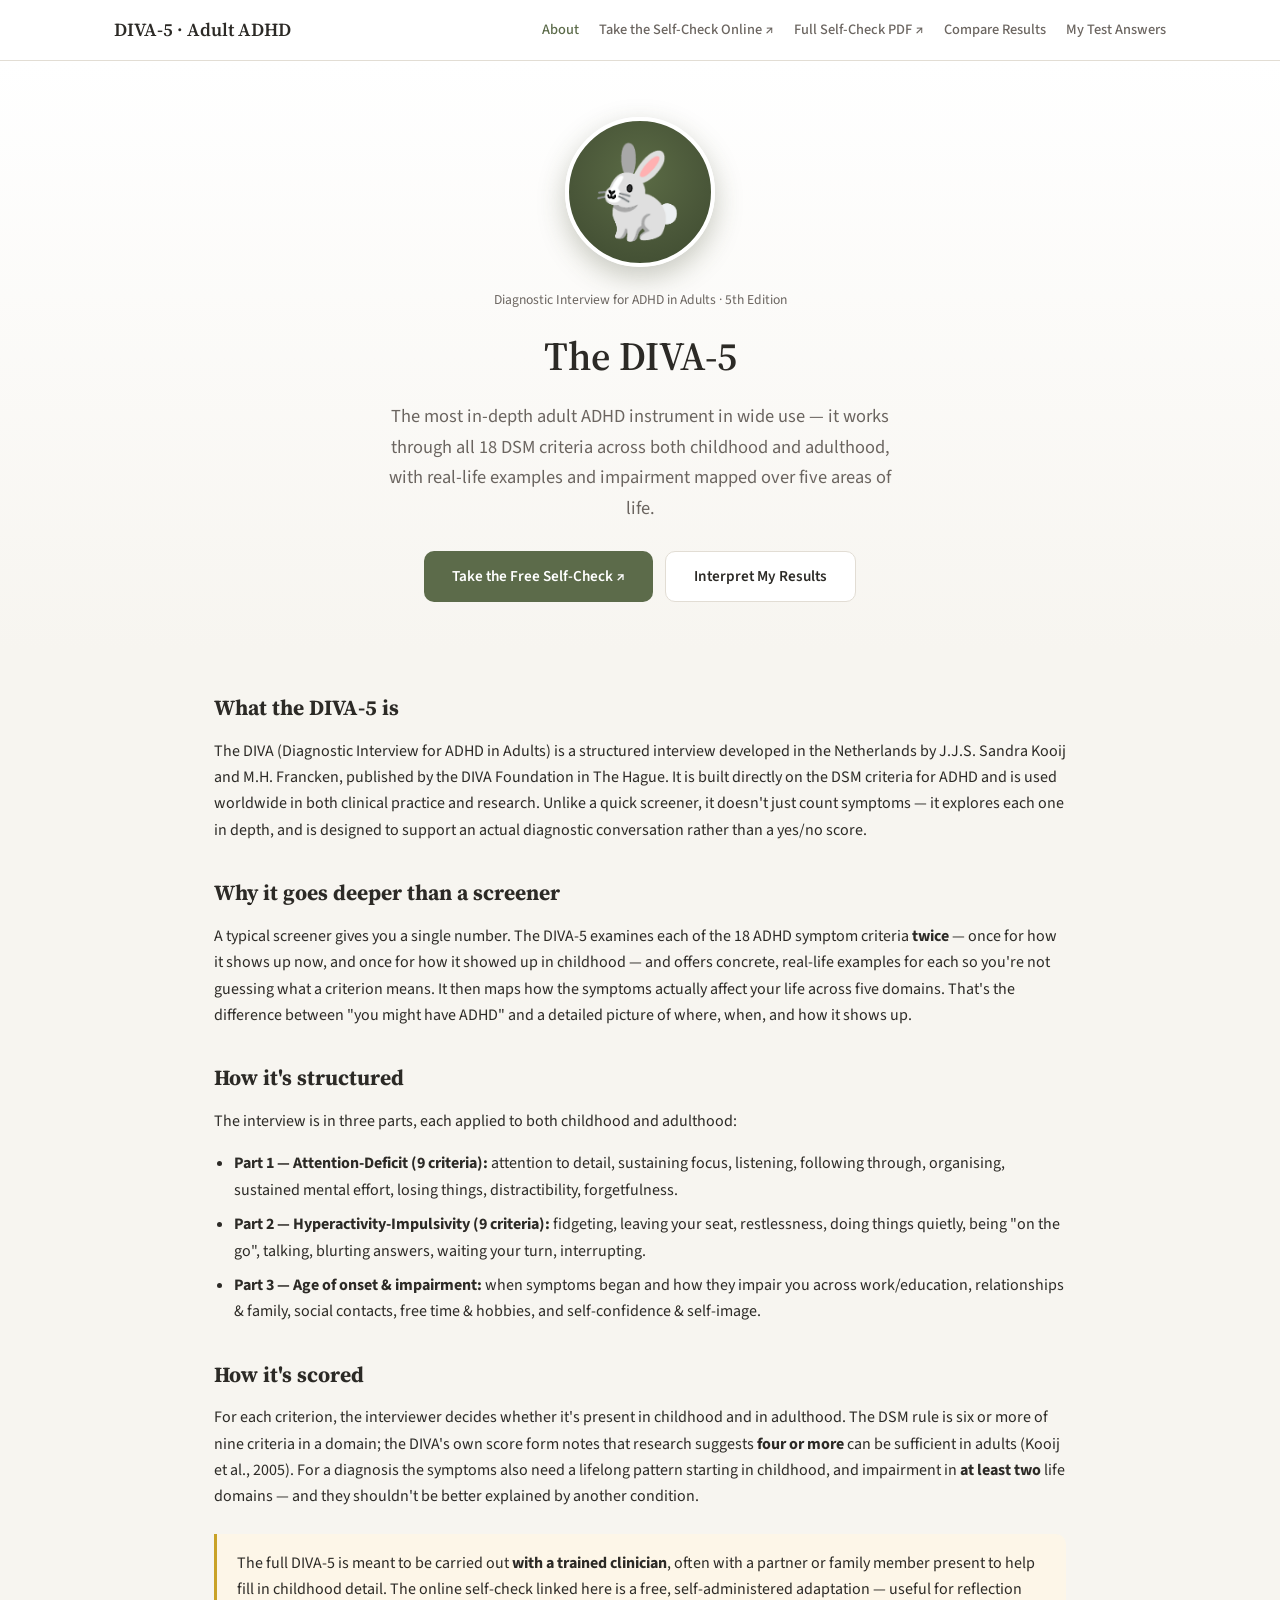
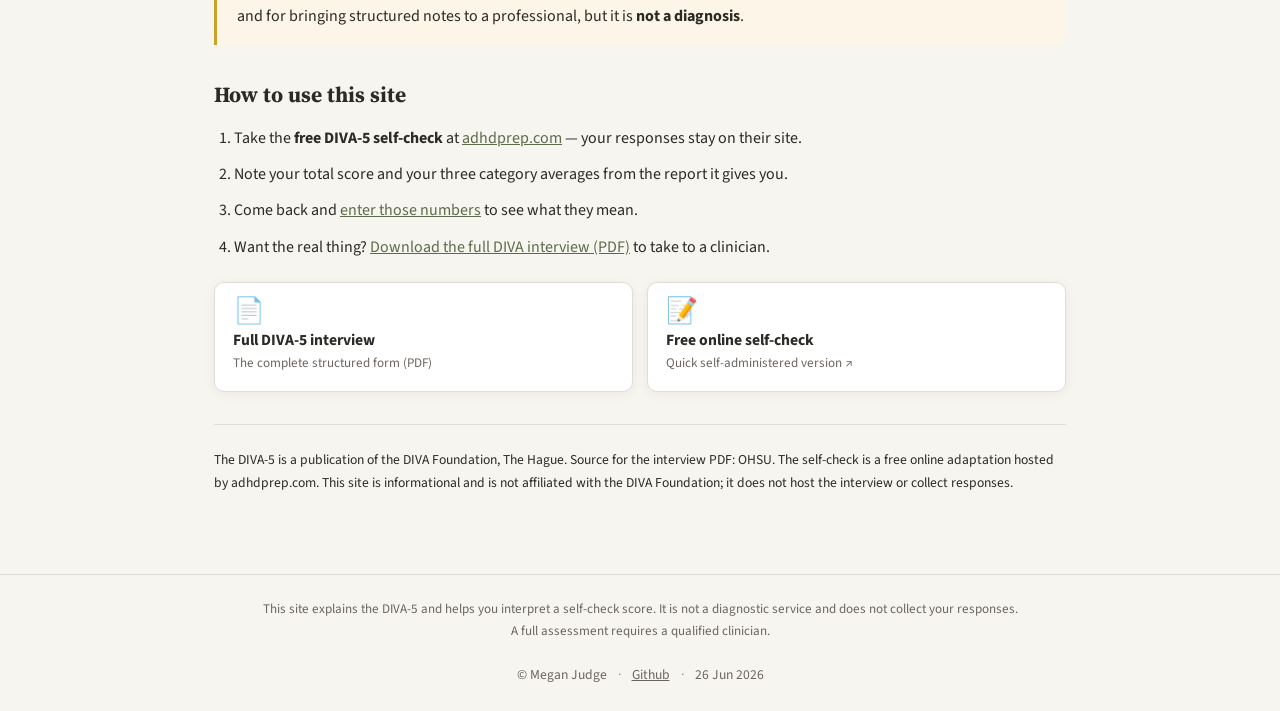
<file: index.html>
<!DOCTYPE html>
<html lang="en">
<head>
  <meta charset="UTF-8" />
  <meta name="viewport" content="width=device-width, initial-scale=1.0" />
  <title>DIVA-5 — Adult ADHD Diagnostic Interview & Self-Check</title>
  <meta name="description" content="Learn about the DIVA-5 ADHD diagnostic interview, take a structured self-check, and compare results with a full worked example. Educational ADHD screening resource for adults (not a diagnostic service)." />
  <meta name="robots" content="index, follow" />
  <meta name="theme-color" content="#f7f5f0" />
  <link rel="canonical" href="https://diva.jdge.cc/" />
  <link rel="alternate" href="https://diva.jdge.cc/" hreflang="en" />
  <meta property="og:type" content="website" />
  <meta property="og:locale" content="en_AU" />
  <meta property="og:site_name" content="DIVA-5 ADHD Self-Check" />
  <meta property="og:title" content="DIVA-5 — Adult ADHD Diagnostic Interview & Self-Check" />
  <meta property="og:description" content="Explore the DIVA-5 ADHD interview, take a structured self-check, and review a full worked example of results. Educational resource only." />
  <meta property="og:url" content="https://diva.jdge.cc/" />
  <meta property="og:image" content="https://diva.jdge.cc/images/icon.png" />
  <meta property="og:image:alt" content="DIVA-5 ADHD Self-Check" />
  <meta name="twitter:card" content="summary_large_image" />
  <meta name="twitter:title" content="DIVA-5 — Adult ADHD Diagnostic Interview & Self-Check" />
  <meta name="twitter:description" content="Learn about the DIVA-5 ADHD interview, take a structured self-check, and review a full worked example of results." />
  <meta name="twitter:image" content="https://diva.jdge.cc/images/icon.png" />
  <meta name="twitter:image:alt" content="DIVA-5 ADHD Self-Check" />
  <meta name="author" content="Megan Judge" />
  <meta name="keywords" content="DIVA-5, ADHD test, adult ADHD, ADHD screening, DSM-5 ADHD criteria, ADHD self assessment, inattention hyperactivity impulsivity, DIVA interview, ADHD diagnostic interview" />
  <link rel="icon" type="image/png" href="/images/icon.png" />
  <link rel="apple-touch-icon" href="/images/icon.png" />
  <link rel="stylesheet" href="styles.css" />
  <link rel="preconnect" href="https://fonts.googleapis.com" />
  <link rel="preconnect" href="https://fonts.gstatic.com" crossorigin />
  <link href="https://fonts.googleapis.com/css2?family=Source+Serif+4:ital,wght@0,400;0,600;1,400&family=Source+Sans+3:wght@400;500;600&display=swap" rel="stylesheet" />
  <script src="https://analytics.ahrefs.com/analytics.js" data-key="+0dJsEes5o7w9zOR6+fc0Q" async></script>
</head>
<body>
  <header class="site-header">
    <div class="container-wide header-inner">
      <a href="index.html" class="logo">DIVA&#8209;5 · Adult ADHD</a>
      <nav class="nav">
        <a href="index.html" class="nav-link active">About</a>
        <a href="https://www.adhdprep.com/screeners/diva-5" class="nav-link" target="_blank" rel="noopener">Take the Self-Check Online ↗</a>
        <a href="https://www.ohsu.edu/sites/default/files/2022-12/%28DIVA%29%20Diagnostic%20Interview%20for%20ADHD.pdf" class="nav-link" target="_blank" rel="noopener">Full Self-Check PDF ↗</a>
        <a href="results.html" class="nav-link">Compare Results</a>
        <a href="walkthrough.html" class="nav-link">My Test Answers</a>
      </nav>
    </div>
  </header>

  <main>
    <section class="hero">
      <div class="container">
        <div class="hero-emblem"><img src="images/icon.png" alt="Rabbit emblem" /></div>
        <p class="eyebrow">Diagnostic Interview for ADHD in Adults · 5th Edition</p>
        <h1>The DIVA-5</h1>
        <p class="lead">The most in-depth adult ADHD instrument in wide use — it works through all 18 DSM criteria across both childhood and adulthood, with real-life examples and impairment mapped over five areas of life.</p>
        <div class="hero-actions">
          <a href="https://www.adhdprep.com/screeners/diva-5" class="btn btn-primary" target="_blank" rel="noopener">Take the Free Self-Check ↗</a>
          <a href="results.html" class="btn btn-secondary">Interpret My Results</a>
        </div>
      </div>
    </section>

    <section class="content-section">
      <div class="container prose">
        <h2>What the DIVA-5 is</h2>
        <p>
          The DIVA (Diagnostic Interview for ADHD in Adults) is a structured interview developed in
          the Netherlands by J.J.S. Sandra Kooij and M.H. Francken, published by the DIVA Foundation
          in The Hague. It is built directly on the DSM criteria for ADHD and is used worldwide in
          both clinical practice and research. Unlike a quick screener, it doesn't just count
          symptoms — it explores each one in depth, and is designed to support an actual diagnostic
          conversation rather than a yes/no score.
        </p>

        <h2>Why it goes deeper than a screener</h2>
        <p>
          A typical screener gives you a single number. The DIVA-5 examines each of the 18 ADHD
          symptom criteria <strong>twice</strong> — once for how it shows up now, and once for how it
          showed up in childhood — and offers concrete, real-life examples for each so you're not
          guessing what a criterion means. It then maps how the symptoms actually affect your life
          across five domains. That's the difference between "you might have ADHD" and a detailed
          picture of where, when, and how it shows up.
        </p>

        <h2>How it's structured</h2>
        <p>The interview is in three parts, each applied to both childhood and adulthood:</p>
        <ul>
          <li><strong>Part 1 — Attention-Deficit (9 criteria):</strong> attention to detail, sustaining focus, listening, following through, organising, sustained mental effort, losing things, distractibility, forgetfulness.</li>
          <li><strong>Part 2 — Hyperactivity-Impulsivity (9 criteria):</strong> fidgeting, leaving your seat, restlessness, doing things quietly, being "on the go", talking, blurting answers, waiting your turn, interrupting.</li>
          <li><strong>Part 3 — Age of onset &amp; impairment:</strong> when symptoms began and how they impair you across work/education, relationships &amp; family, social contacts, free time &amp; hobbies, and self-confidence &amp; self-image.</li>
        </ul>

        <h2>How it's scored</h2>
        <p>
          For each criterion, the interviewer decides whether it's present in childhood and in
          adulthood. The DSM rule is six or more of nine criteria in a domain; the DIVA's own score
          form notes that research suggests <strong>four or more</strong> can be sufficient in adults
          (Kooij et&nbsp;al., 2005). For a diagnosis the symptoms also need a lifelong pattern
          starting in childhood, and impairment in <strong>at least two</strong> life domains — and
          they shouldn't be better explained by another condition.
        </p>

        <div class="callout callout-warning">
          <p>
            The full DIVA-5 is meant to be carried out <strong>with a trained clinician</strong>, often
            with a partner or family member present to help fill in childhood detail. The online
            self-check linked here is a free, self-administered adaptation — useful for reflection and
            for bringing structured notes to a professional, but it is <strong>not a diagnosis</strong>.
          </p>
        </div>

        <h2>How to use this site</h2>
        <ol class="steps-list">
          <li>Take the <strong>free DIVA-5 self-check</strong> at <a href="https://www.adhdprep.com/screeners/diva-5" target="_blank" rel="noopener">adhdprep.com</a> — your responses stay on their site.</li>
          <li>Note your total score and your three category averages from the report it gives you.</li>
          <li>Come back and <a href="results.html">enter those numbers</a> to see what they mean.</li>
          <li>Want the real thing? <a href="images/DIVA_Diagnostic_Interview_for_ADHD.pdf" target="_blank" rel="noopener">Download the full DIVA interview (PDF)</a> to take to a clinician.</li>
        </ol>

        <div class="download-row">
          <a class="download-card" href="images/DIVA_Diagnostic_Interview_for_ADHD.pdf" target="_blank" rel="noopener">
            <span class="download-icon">📄</span>
            <span class="download-text"><strong>Full DIVA-5 interview</strong><span>The complete structured form (PDF)</span></span>
          </a>
          <a class="download-card" href="https://www.adhdprep.com/screeners/diva-5" target="_blank" rel="noopener">
            <span class="download-icon">📝</span>
            <span class="download-text"><strong>Free online self-check</strong><span>Quick self-administered version ↗</span></span>
          </a>
        </div>

        <p class="source-note">
          The DIVA-5 is a publication of the DIVA Foundation, The Hague. Source for the interview PDF:
          OHSU. The self-check is a free online adaptation hosted by adhdprep.com. This site is
          informational and is not affiliated with the DIVA Foundation; it does not host the interview
          or collect responses.
        </p>
      </div>
    </section>
  </main>

  <footer class="site-footer">
    <div class="container-wide">
      <p class="footer-disclaimer">This site explains the DIVA-5 and helps you interpret a self-check score. It is not a diagnostic service and does not collect your responses. A full assessment requires a qualified clinician.</p>
      <p class="footer-meta">© Megan Judge <span class="dot">·</span> <a href="https://github.com/megzjudge/adhd/" target="_blank" rel="noopener">Github</a> <span class="dot">·</span> 26 Jun 2026</p>
    </div>
  </footer>
</body>
</html>
</file>
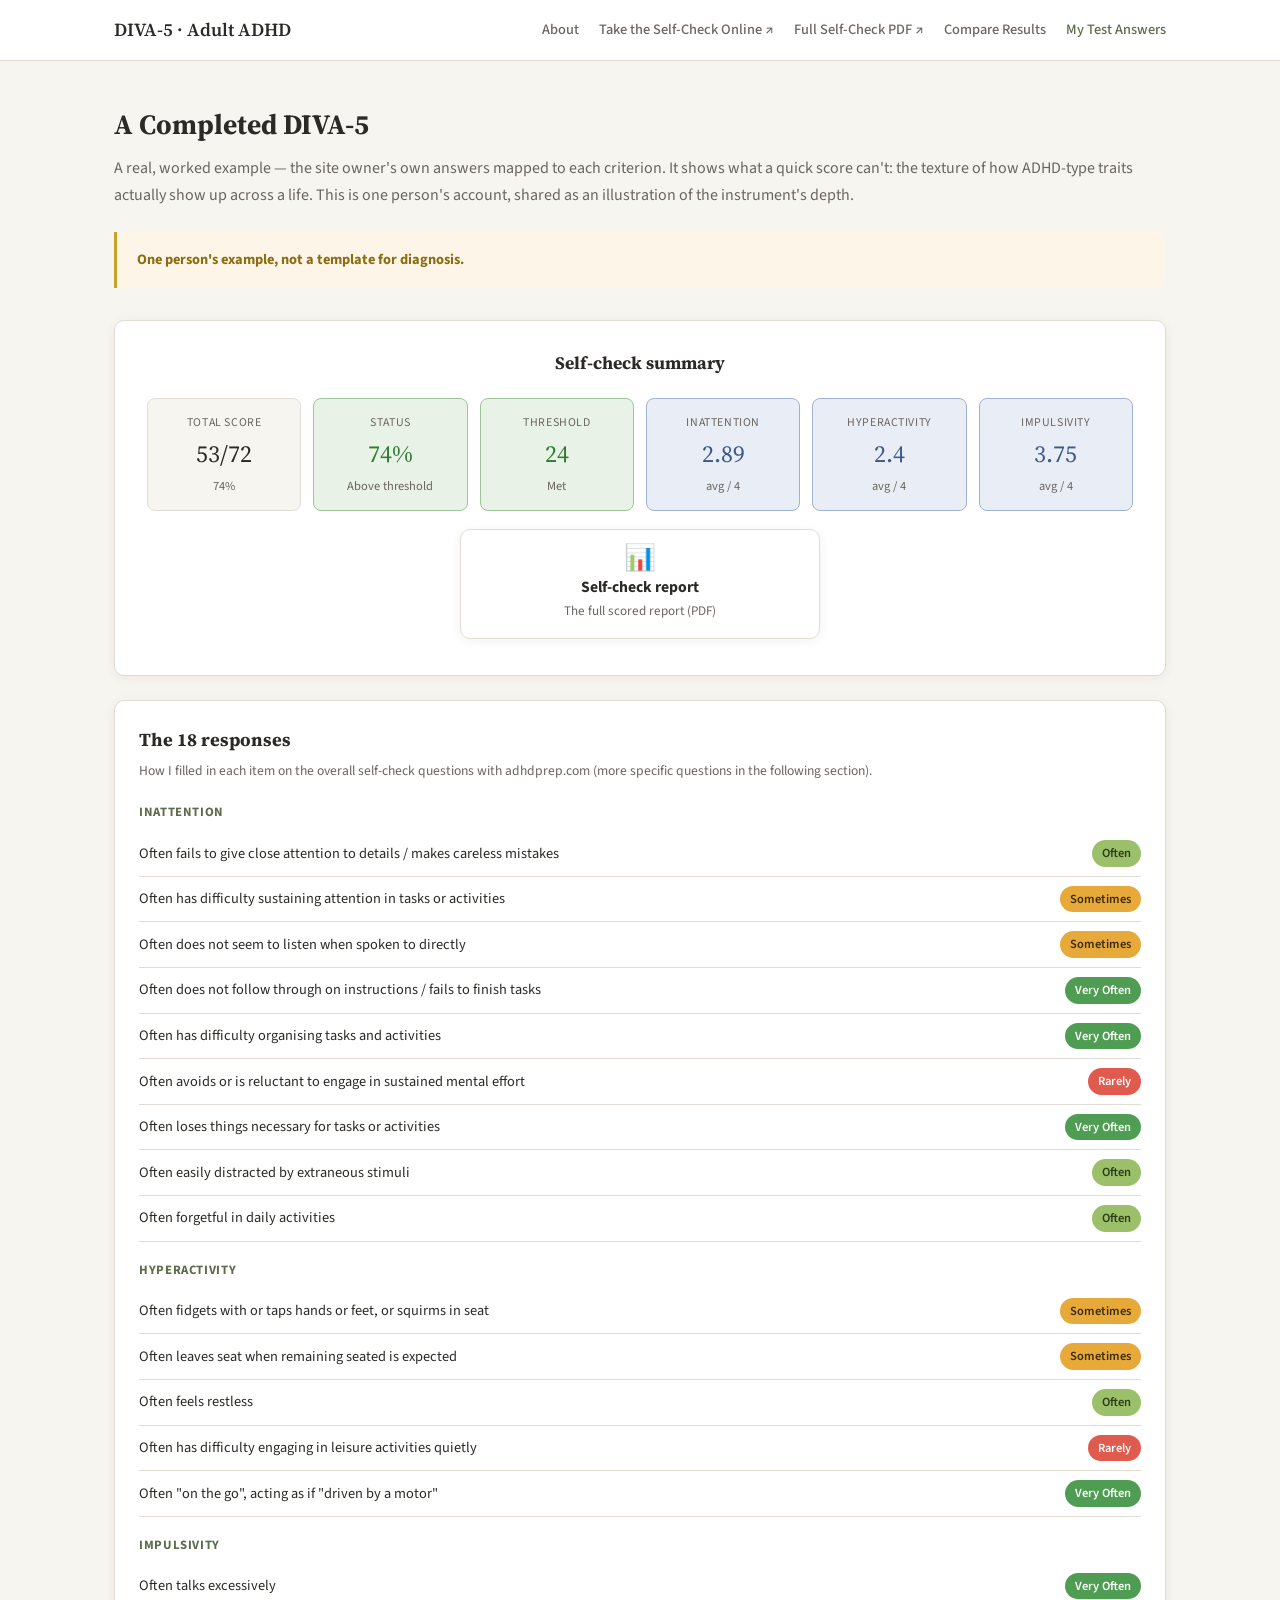
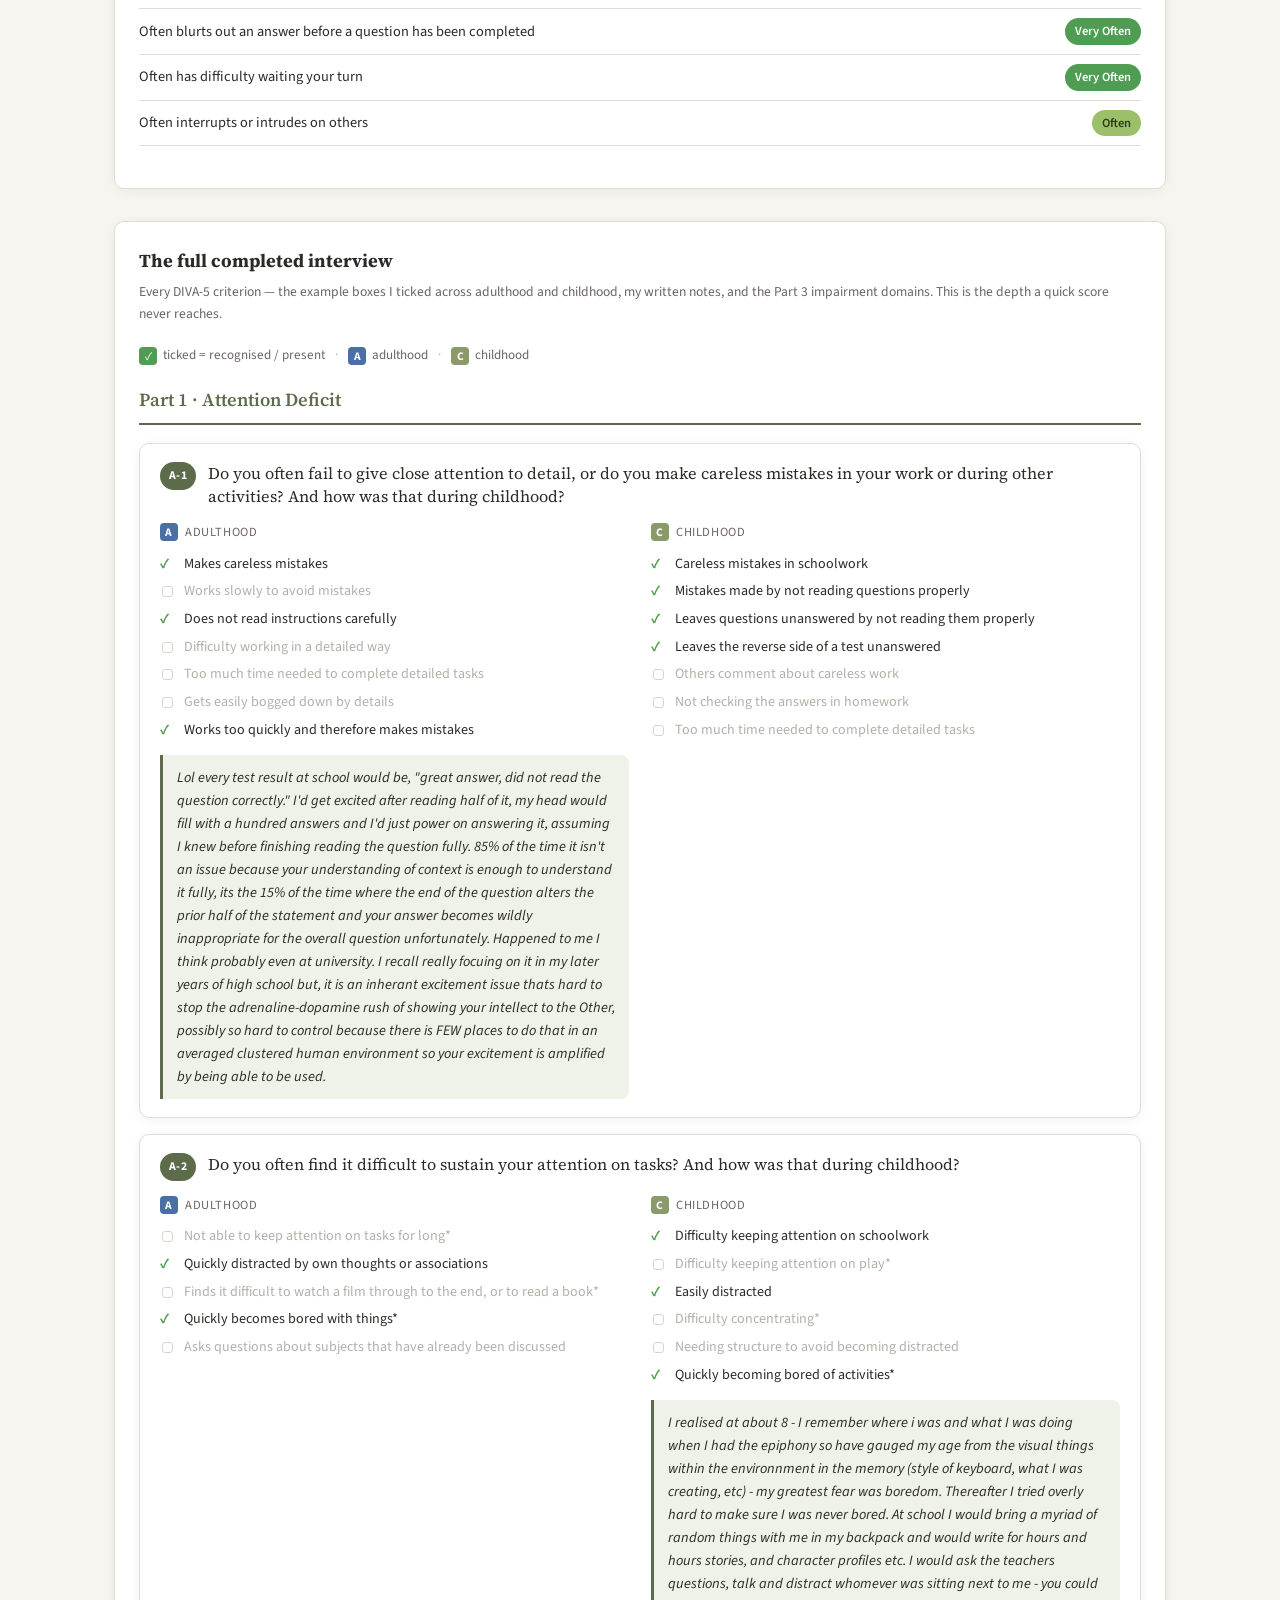
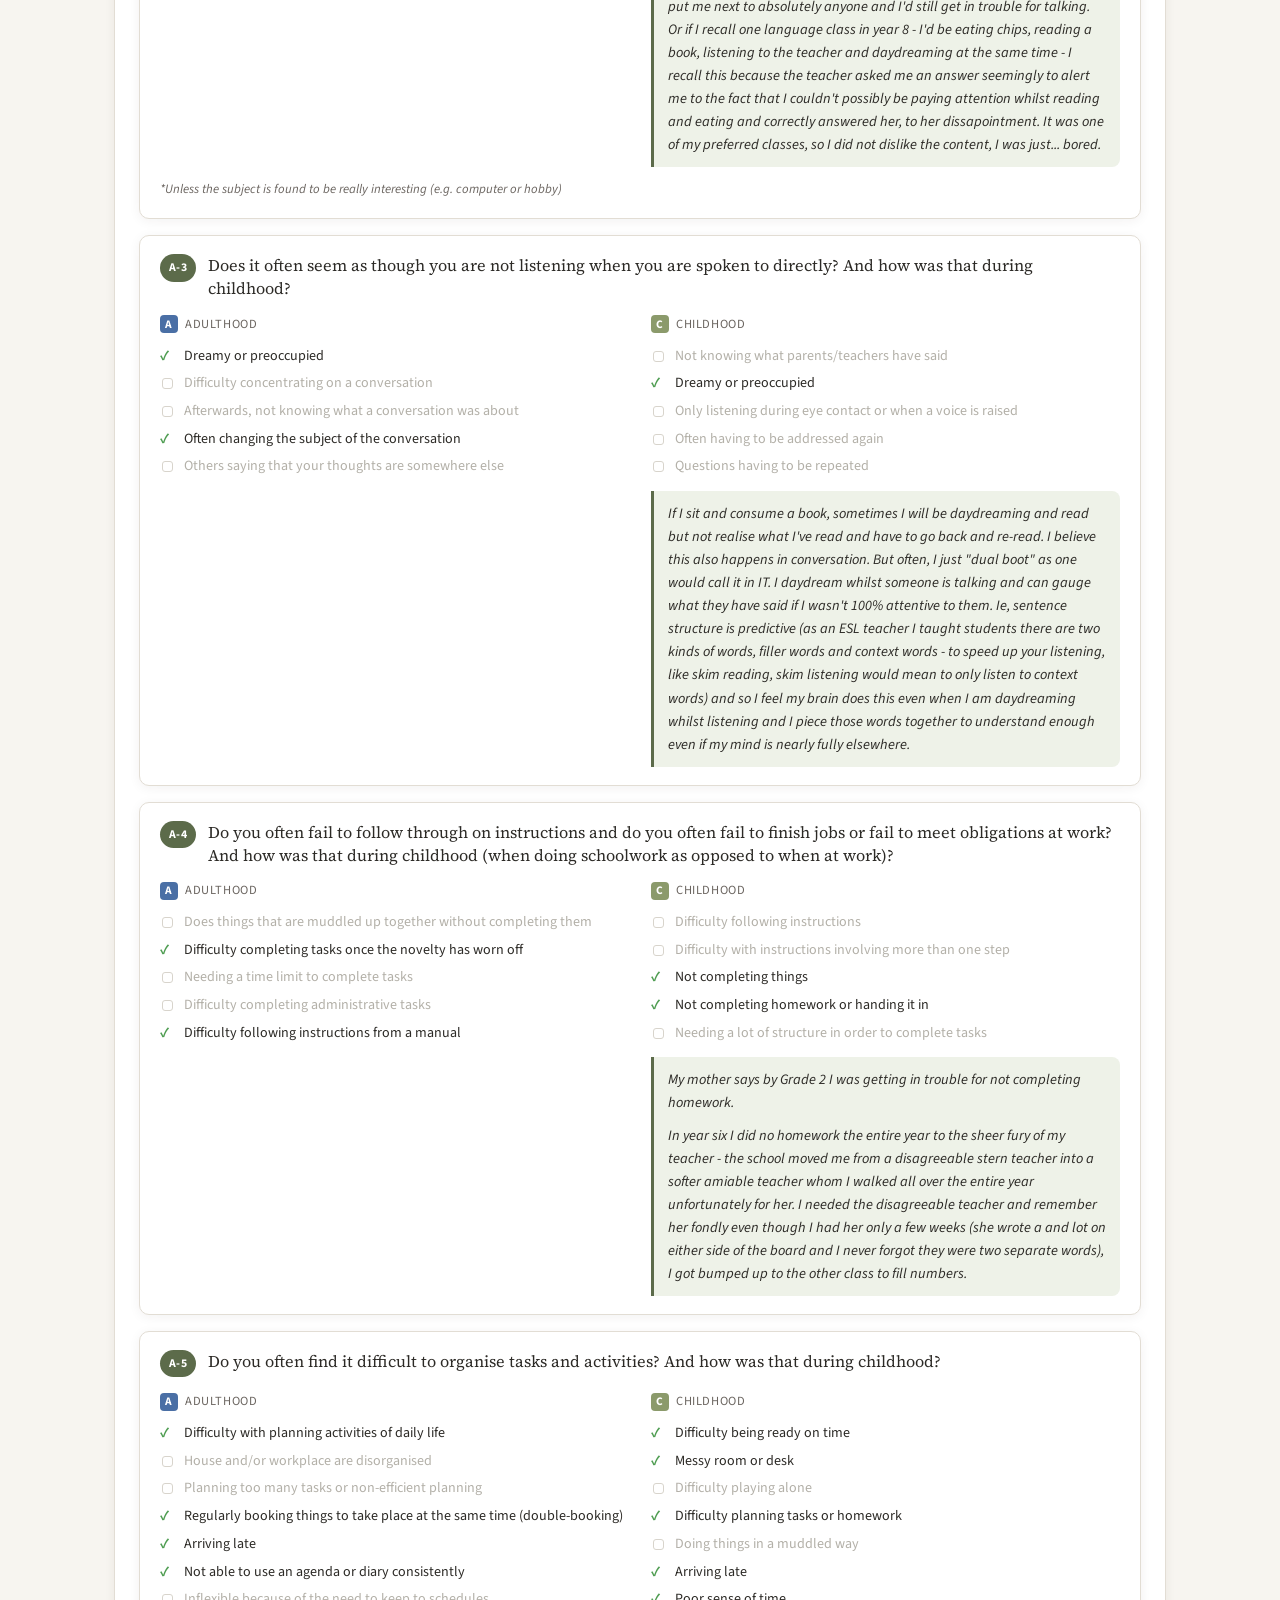
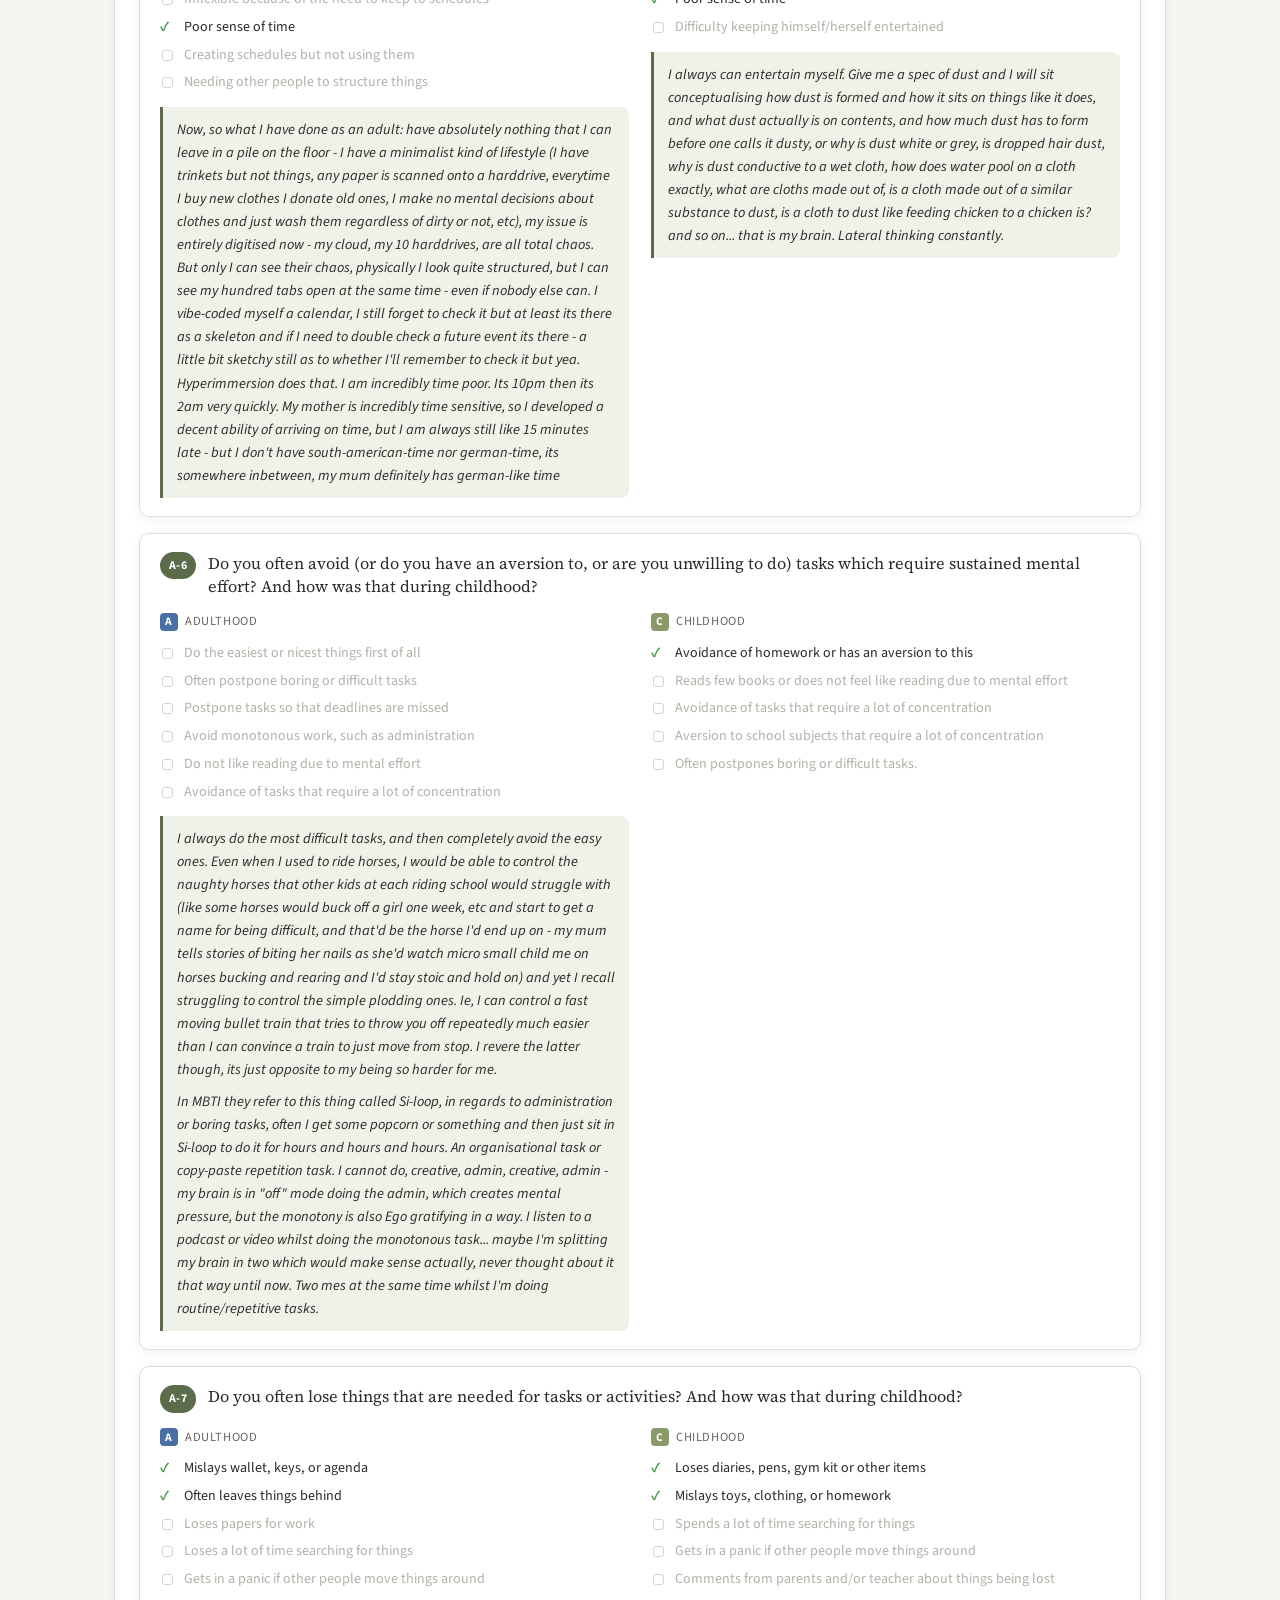
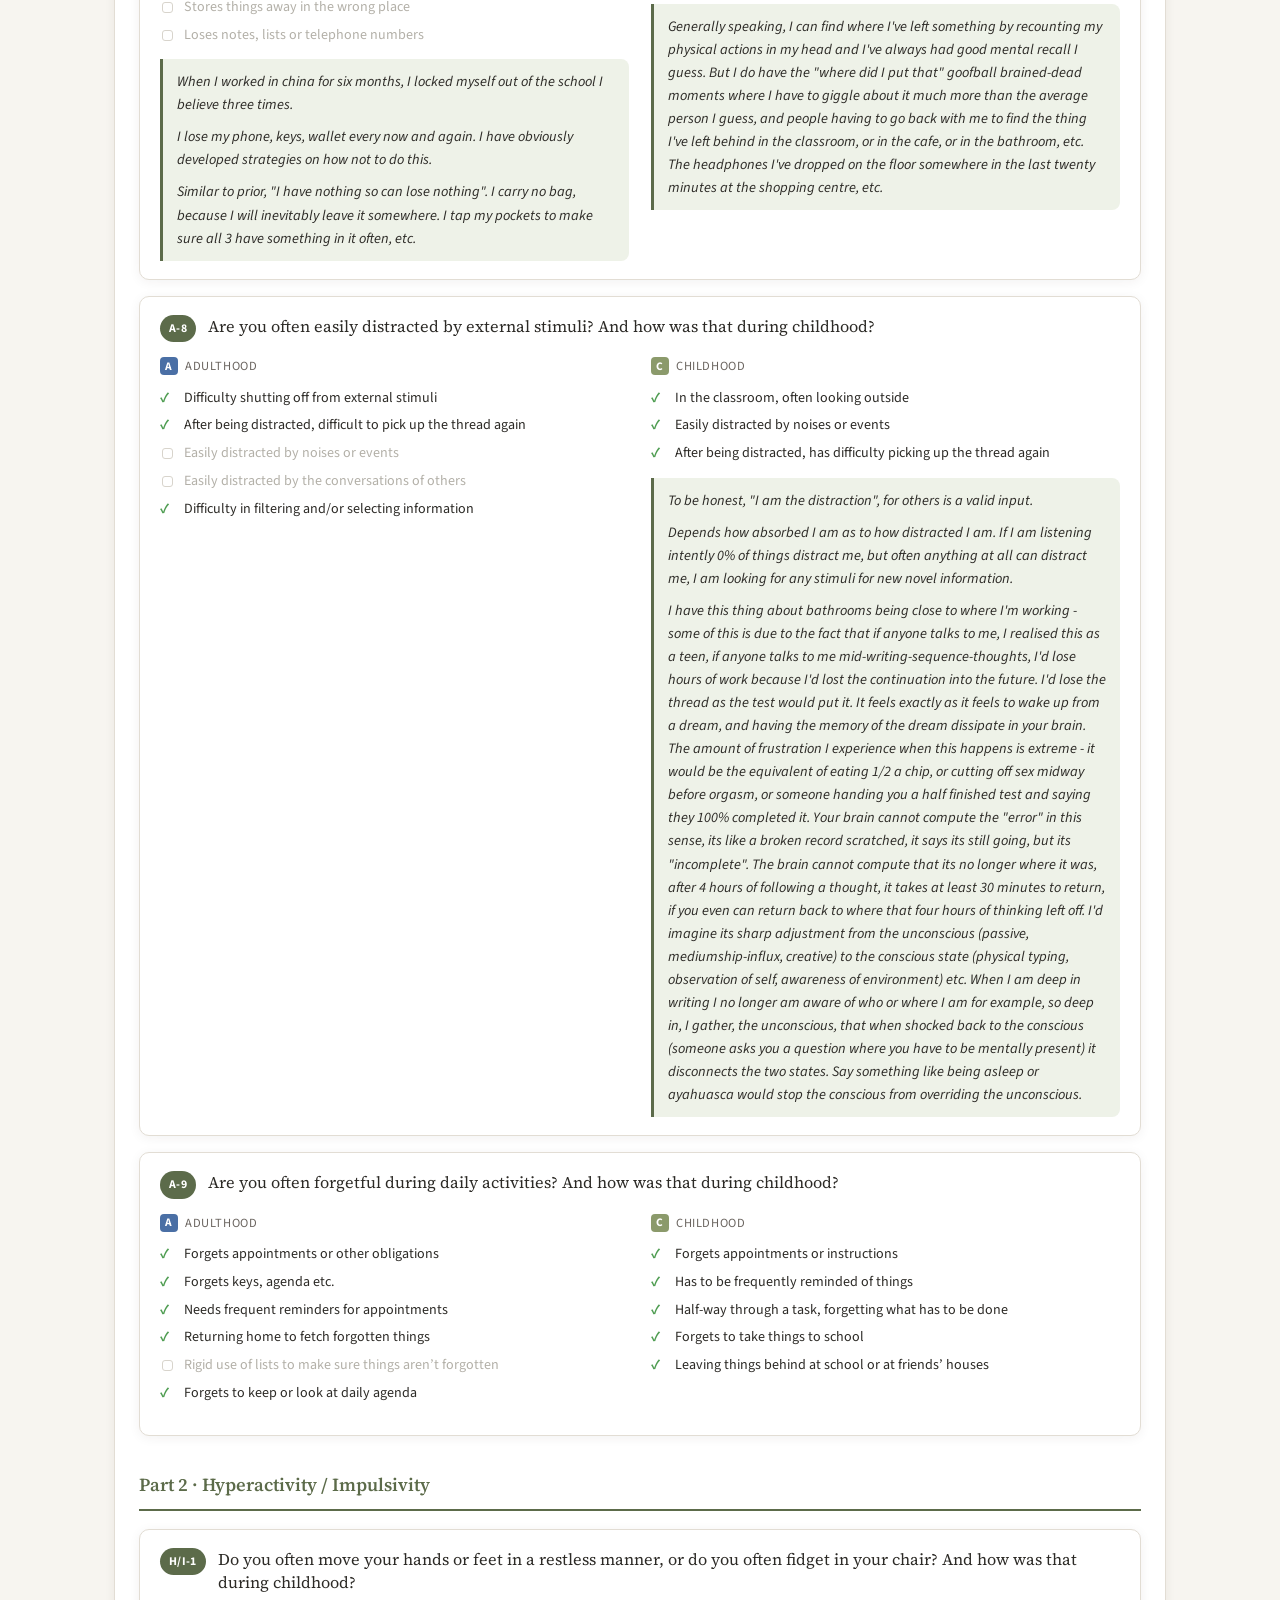
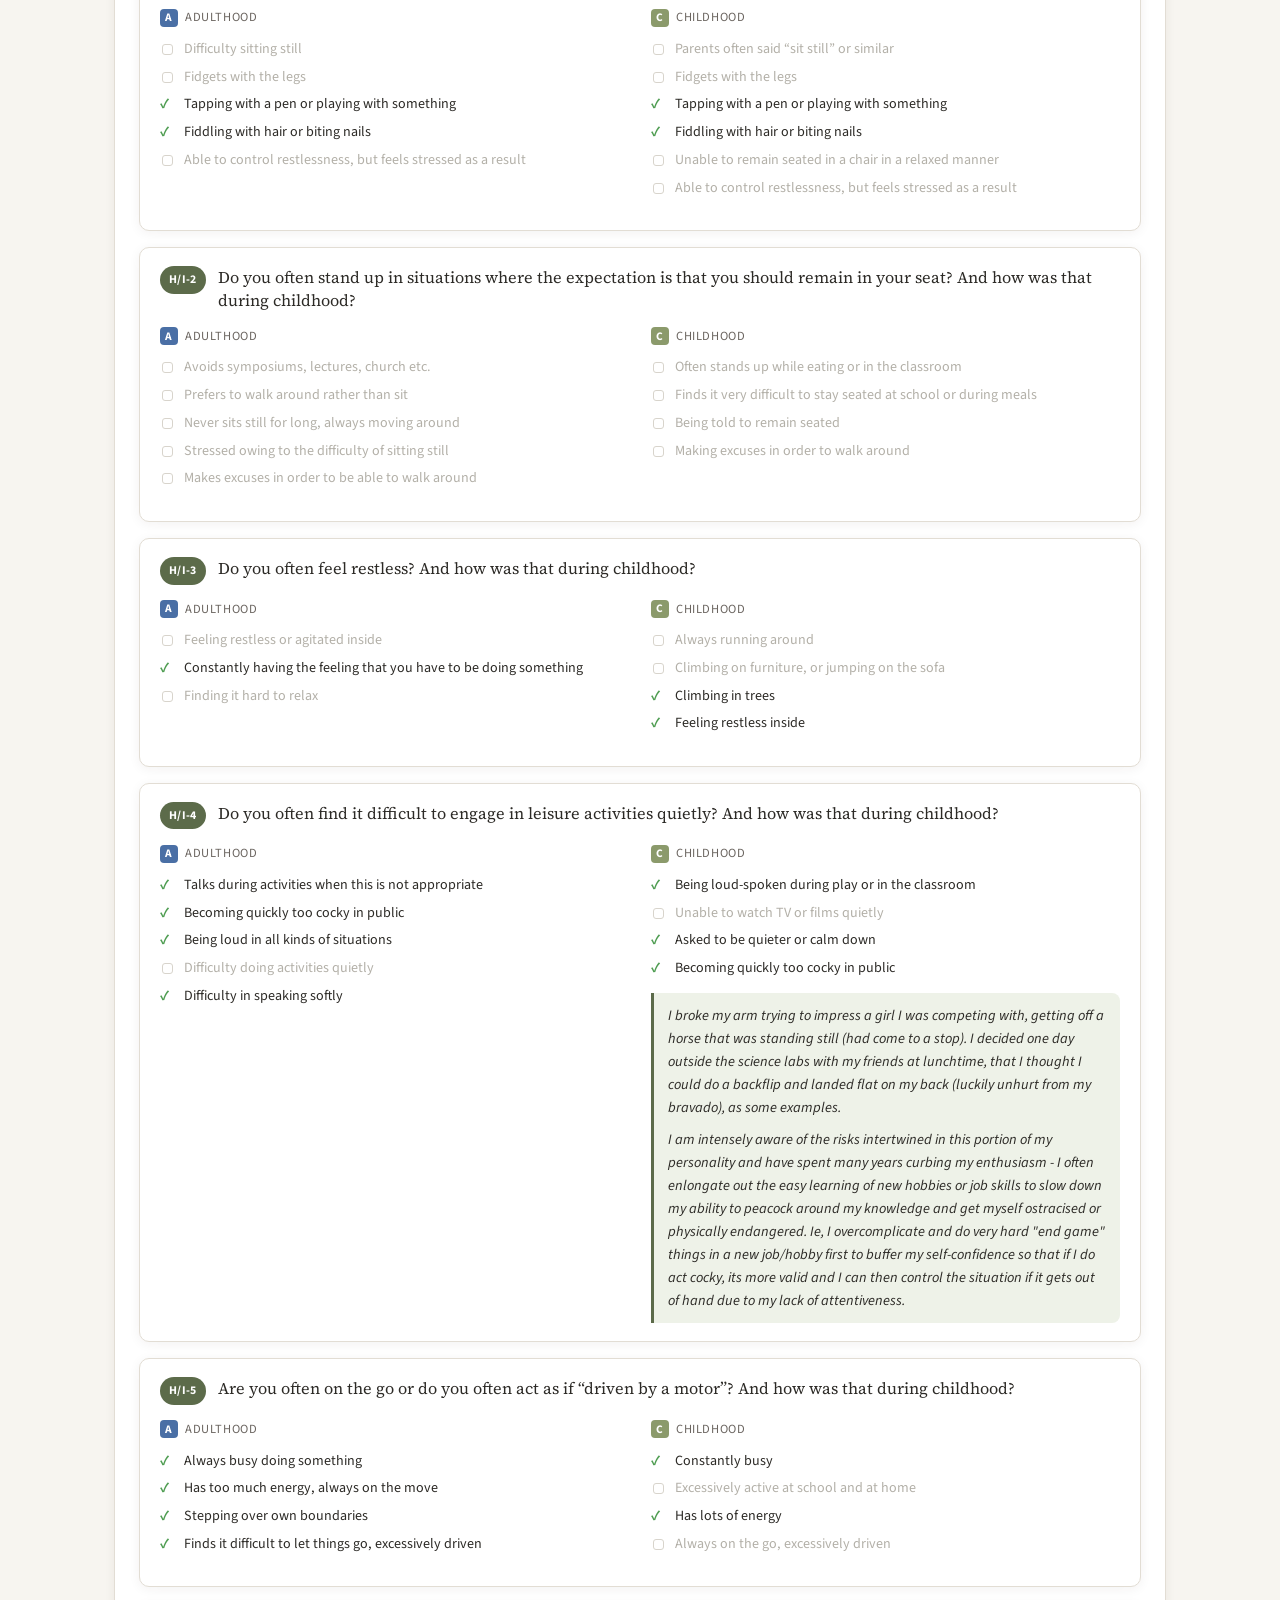
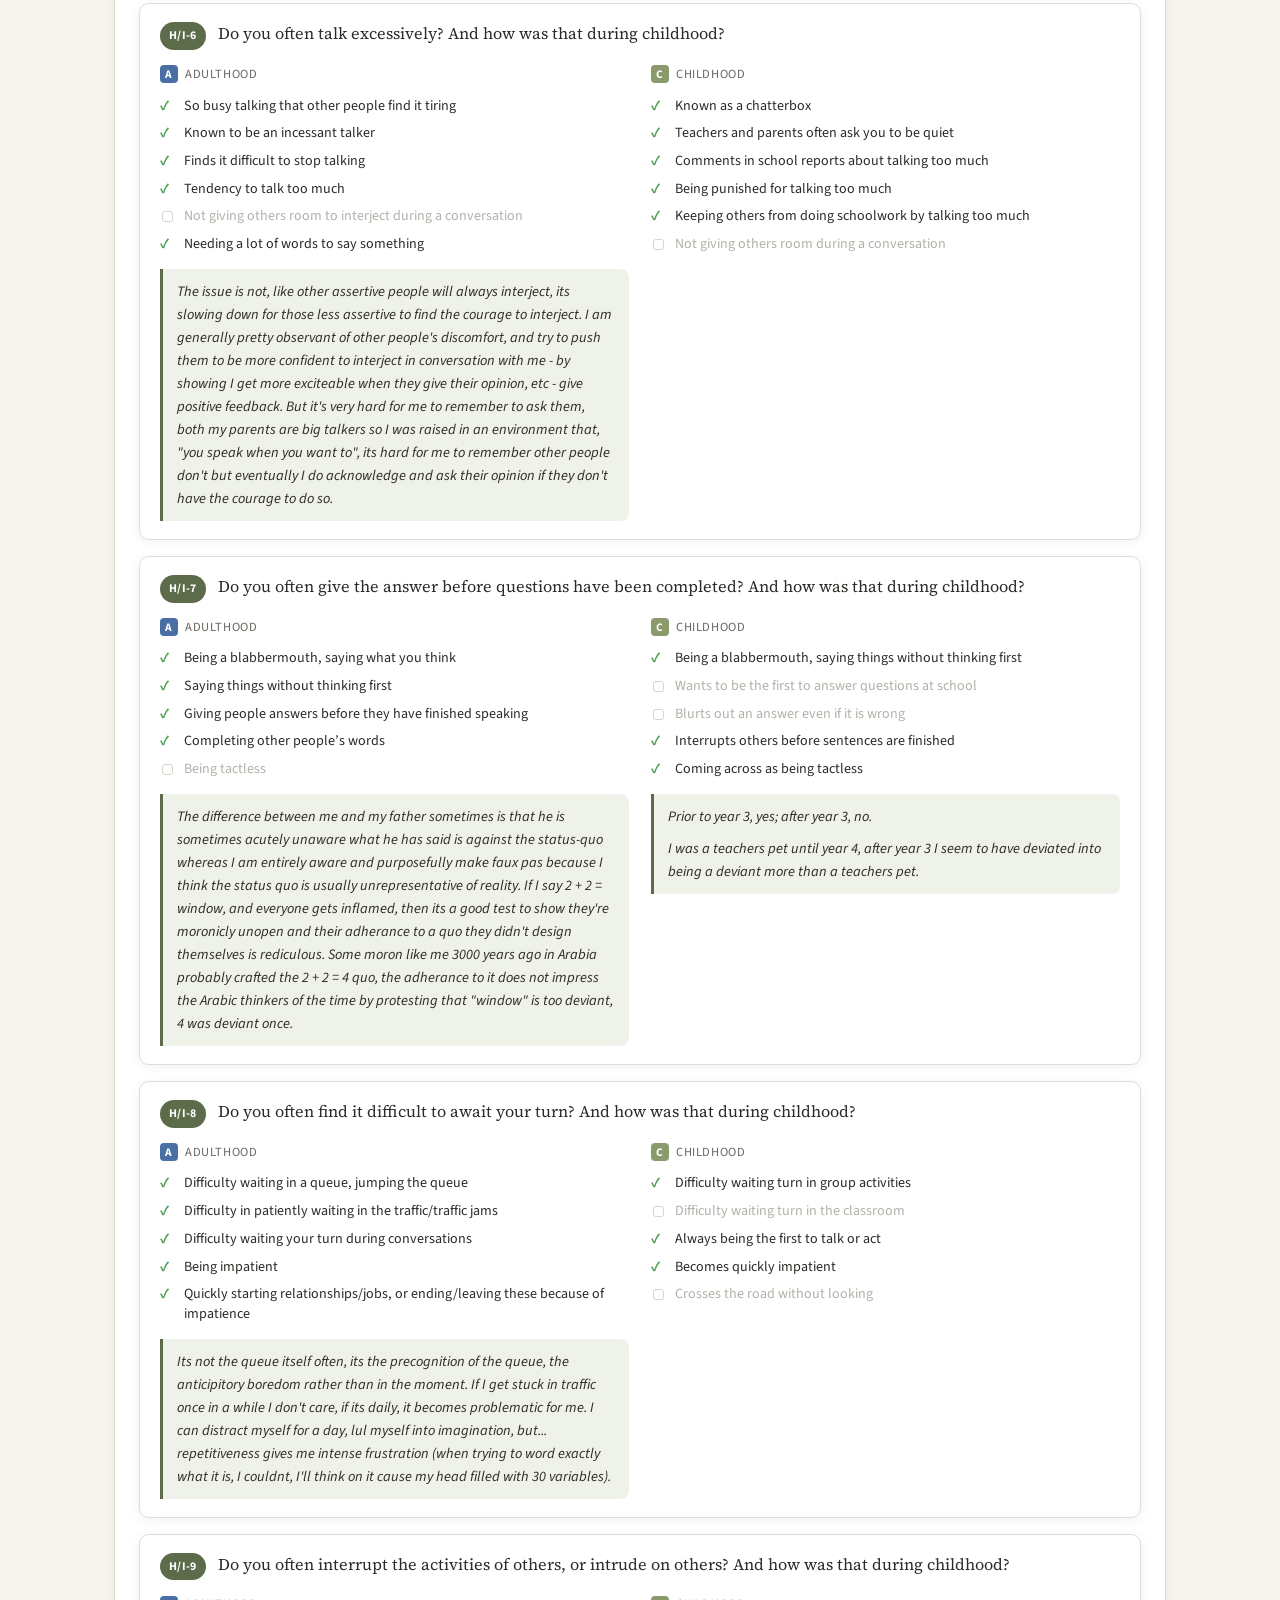
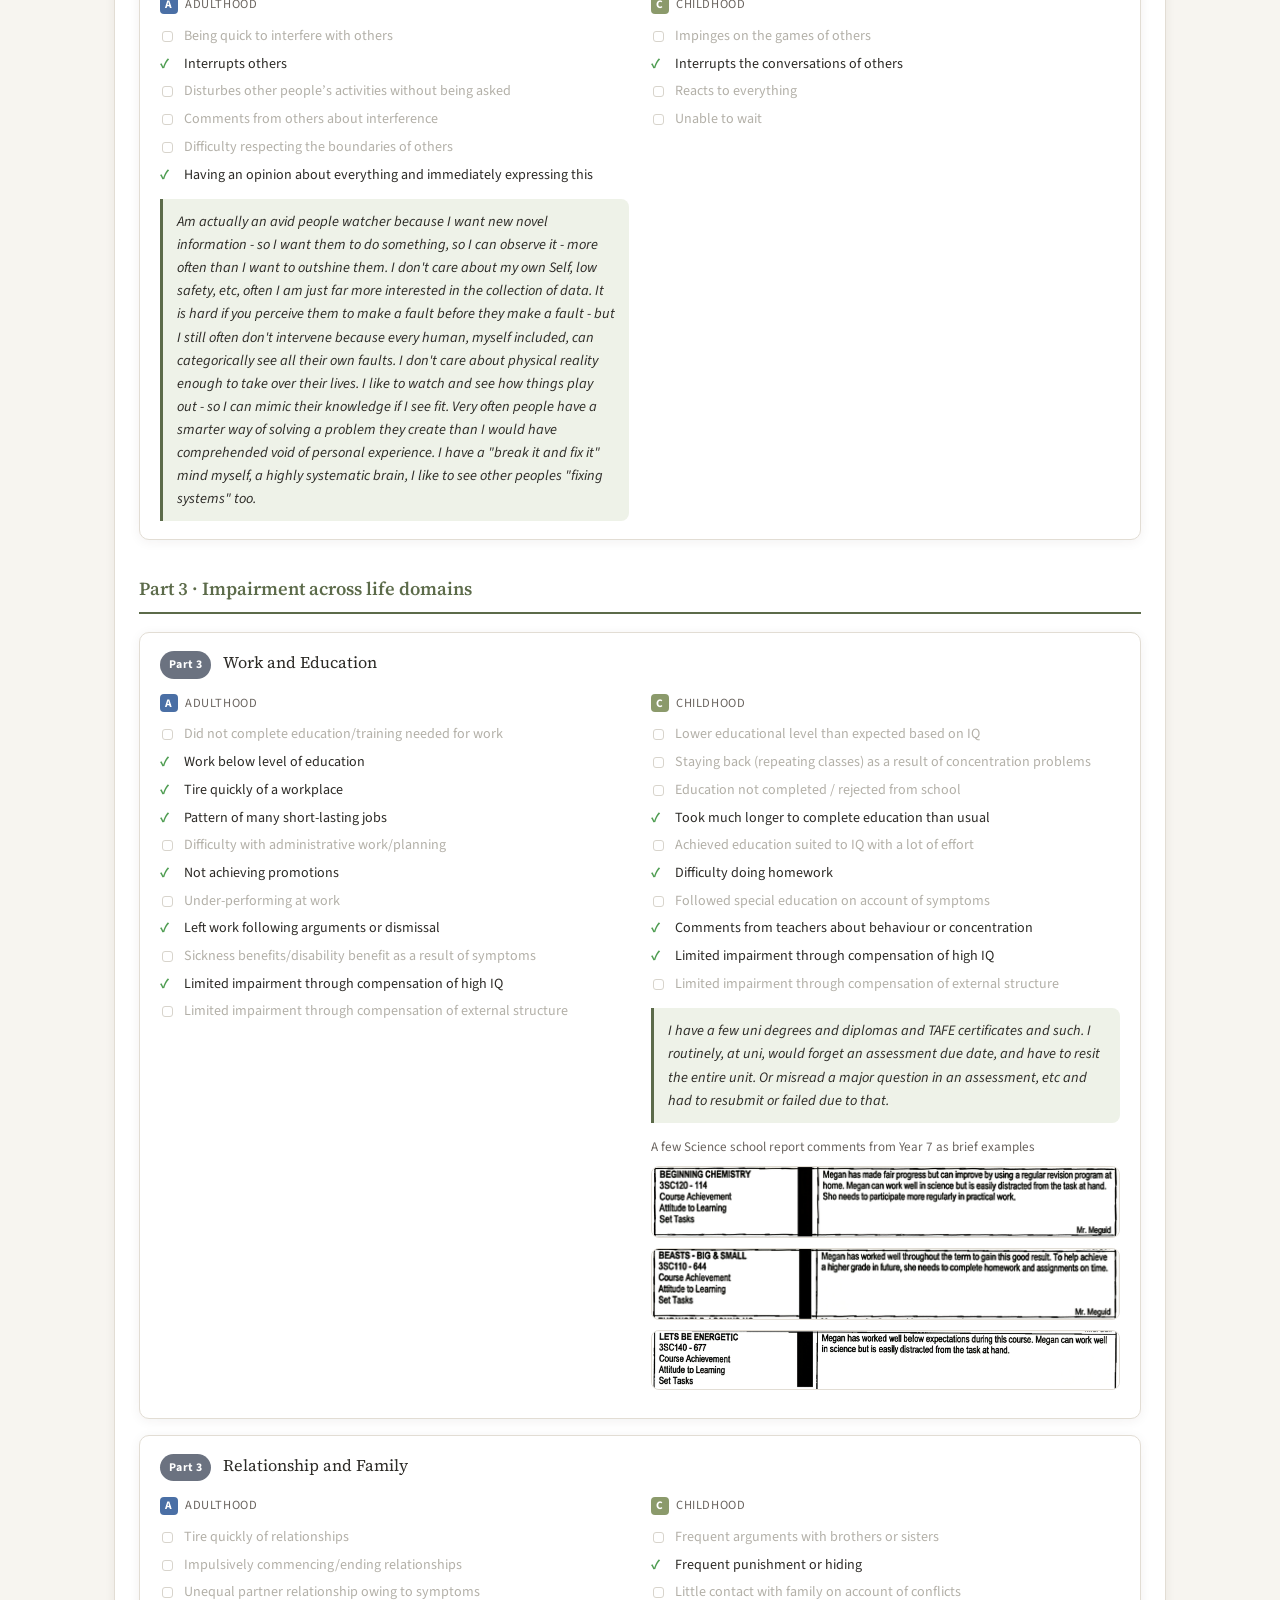
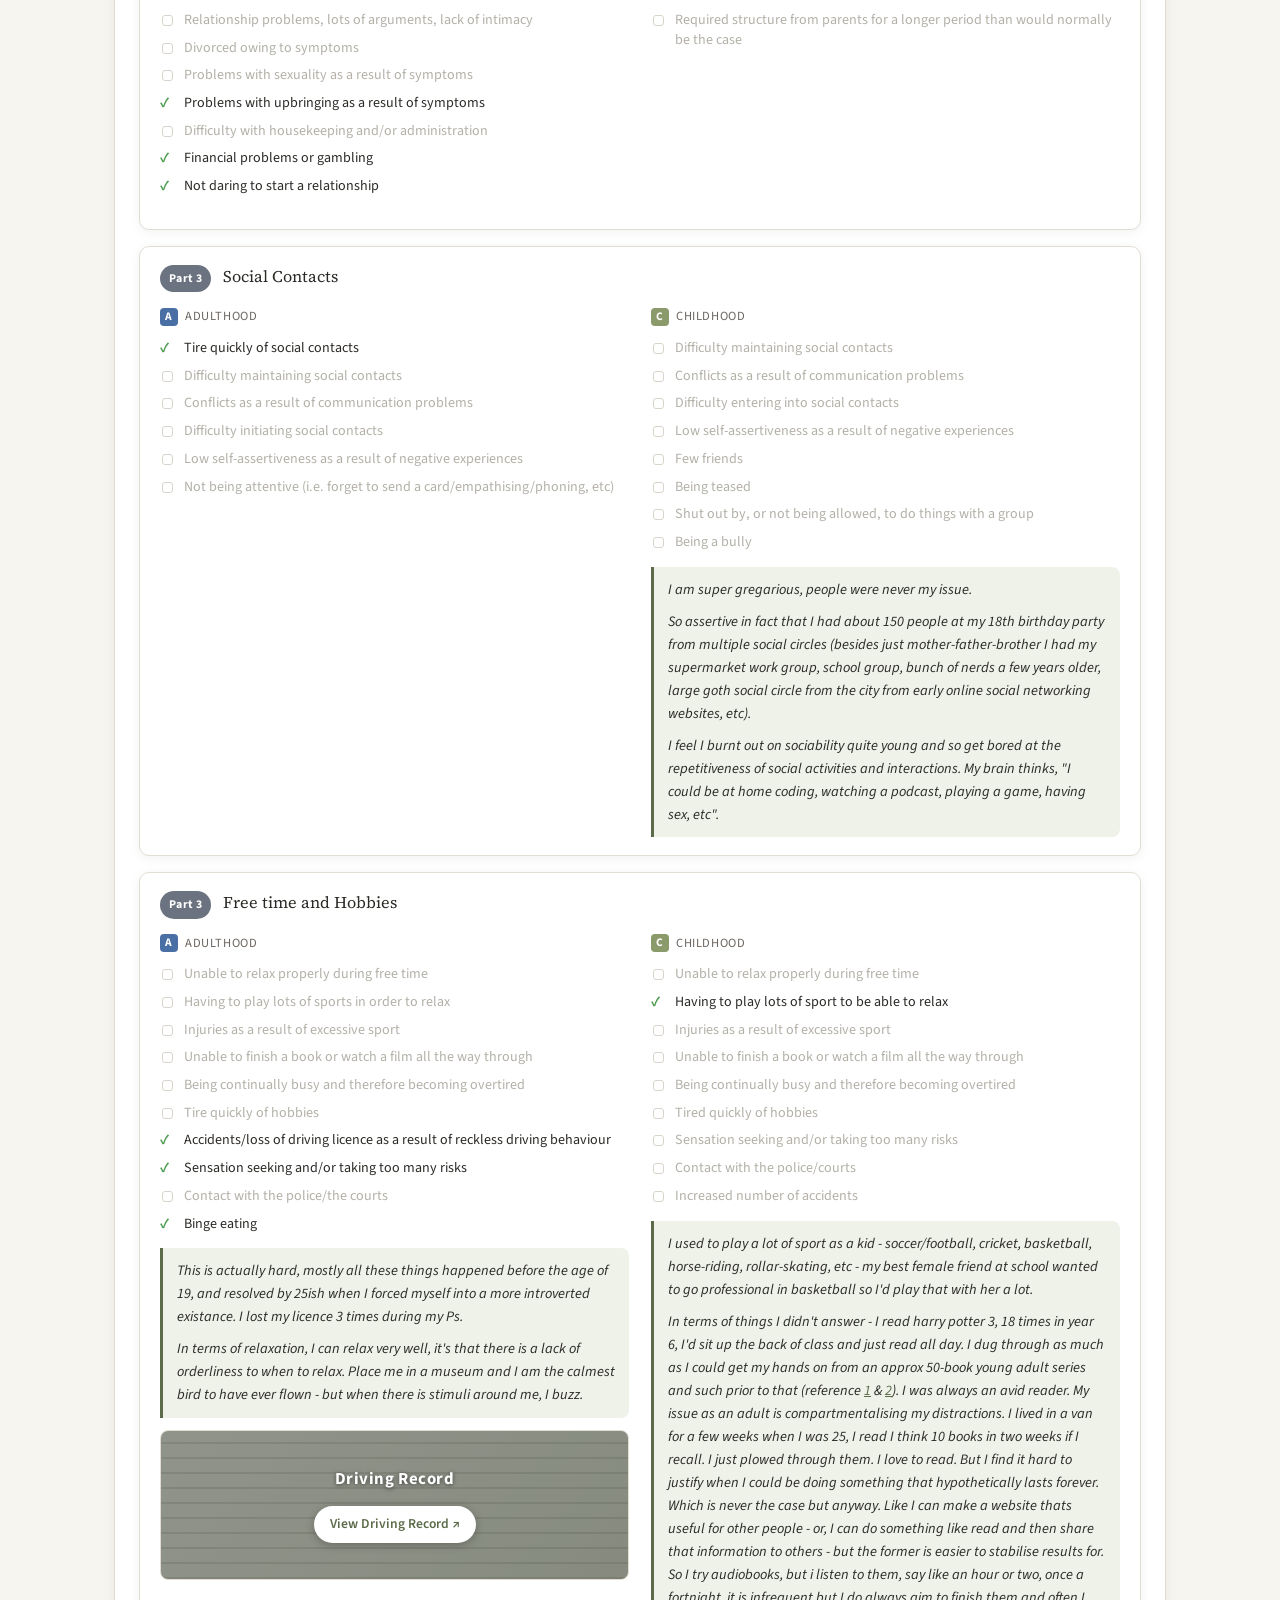
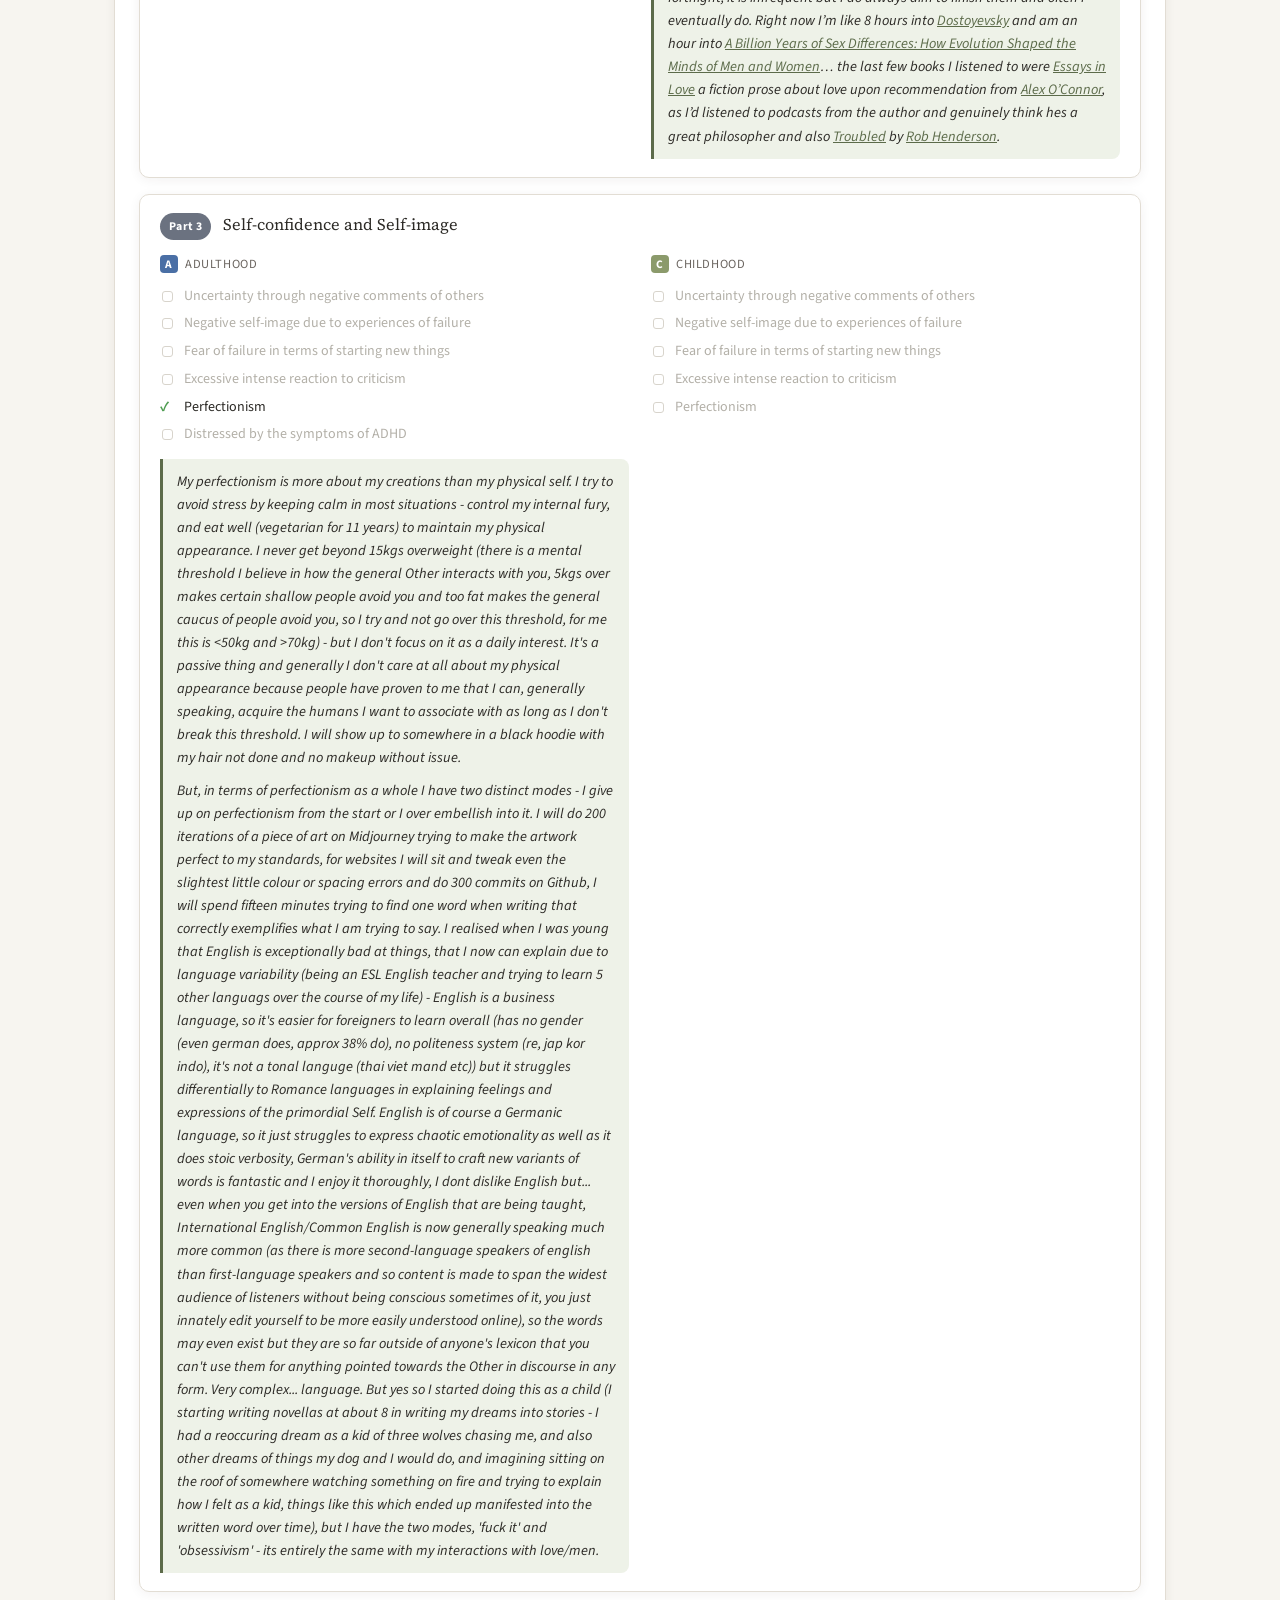
<file: walkthrough.html>
<!DOCTYPE html>
<html lang="en">
<head>
  <meta charset="UTF-8" />
  <meta name="viewport" content="width=device-width, initial-scale=1.0" />
  <title>A Completed DIVA-5 — Example Walkthrough</title>
  <meta name="description" content="A worked example of a completed DIVA-5: real answers mapped to each criterion, showing the depth of the instrument." />
  <meta name="robots" content="index, follow" />
  <meta name="theme-color" content="#f7f5f0" />
  <link rel="preconnect" href="https://fonts.googleapis.com" />
  <link rel="preconnect" href="https://fonts.gstatic.com" crossorigin />
  <link href="https://fonts.googleapis.com/css2?family=Source+Serif+4:ital,wght@0,400;0,600;1,400&family=Source+Sans+3:wght@400;500;600&display=swap" rel="stylesheet" />
  <link rel="icon" type="image/png" href="images/icon.png" />
  <link rel="apple-touch-icon" href="images/icon.png" />
  <link rel="stylesheet" href="styles.css" />
</head>
<body>
  <header class="site-header">
    <div class="container-wide header-inner">
      <a href="index.html" class="logo">DIVA&#8209;5 · Adult ADHD</a>
      <nav class="nav">
        <a href="index.html" class="nav-link">About</a>
        <a href="https://www.adhdprep.com/screeners/diva-5" class="nav-link" target="_blank" rel="noopener">Take the Self-Check Online ↗</a>
        <a href="https://www.ohsu.edu/sites/default/files/2022-12/%28DIVA%29%20Diagnostic%20Interview%20for%20ADHD.pdf" class="nav-link" target="_blank" rel="noopener">Full Self-Check PDF ↗</a>
        <a href="results.html" class="nav-link">Compare Results</a>
        <a href="walkthrough.html" class="nav-link active">My Test Answers</a>
      </nav>
    </div>
  </header>

  <main class="container-wide">
    <div class="results-header">
      <h1>A Completed DIVA-5</h1>
      <p>A real, worked example — the site owner's own answers mapped to each criterion. It shows what a quick score can't: the texture of how ADHD-type traits actually show up across a life. This is one person's account, shared as an illustration of the instrument's depth.</p>
    </div>

    <div class="disclaimer-box">
      <strong>One person's example, not a template for diagnosis.</strong>
    </div>

    <section class="score-entry-section" id="summary-section">
      <h2>Self-check summary</h2>
      <div class="summary-grid" id="summary-grid"></div>
      <div class="download-row download-row-center" style="margin-top:18px;">
        <a class="download-card" href="images/DIVA_5_Assessment_Report_2026_06_26.pdf" target="_blank" rel="noopener">
          <span class="download-icon">📊</span>
          <span class="download-text"><strong>Self-check report</strong><span>The full scored report (PDF)</span></span>
        </a>
      </div>
    </section>

    <section class="chart-section">
      <h2>The 18 responses</h2>
      <p class="subtitle">How I filled in each item on the overall self-check questions with adhdprep.com (more specific questions in the following section).</p>
      <div id="responses-table"></div>
    </section>

    <section class="chart-section">
      <h2>The full completed interview</h2>
      <p class="subtitle">Every DIVA-5 criterion — the example boxes I ticked across adulthood and childhood, my written notes, and the Part 3 impairment domains. This is the depth a quick score never reaches.</p>
      <div class="diva-legend"><span class="tick-chip">✓</span> ticked = recognised / present <span class="legend-sep">·</span> <span class="ac-chip ac-a">A</span> adulthood <span class="legend-sep">·</span> <span class="ac-chip ac-c">C</span> childhood</div>
      <div id="diva-full"></div>
    </section>

    <section class="compare-section">
      <p class="selection-hint">
        Want to write your own answers? <a href="images/DIVA_Diagnostic_Interview_for_ADHD.pdf" target="_blank" rel="noopener">Download the blank DIVA-5</a>,
        or <a href="results.html">interpret your own online self-check score</a> first.
      </p>
    </section>
  </main>

  <footer class="site-footer">
    <div class="container-wide">
      <p class="footer-disclaimer">This site explains the DIVA-5 and helps you interpret a self-check score. It is not a diagnostic service and does not collect your responses. A full assessment requires a qualified clinician.</p>
      <p class="footer-meta">© Megan Judge <span class="dot">·</span> <a href="https://github.com/megzjudge/adhd/" target="_blank" rel="noopener">Github</a> <span class="dot">·</span> 26 Jun 2026</p>
    </div>
  </footer>

  <script src="data.js"></script>
  <script src="diva-full.js"></script>
  <script src="walkthrough.js"></script>
</body>
</html>
</file>
<file: styles.css>
*, *::before, *::after { box-sizing: border-box; margin: 0; padding: 0; }

:root {
  --bg: #f7f5f0;
  --surface: #ffffff;
  --text: #2c2a26;
  --muted: #6b6560;
  --border: #e2ddd4;
  --accent: #5c6b4a;
  --accent-hover: #4a5739;
  --accent-light: #eef2e8;
  --chart-grid: #e8e4dc;
  --radius: 10px;
  --shadow: 0 2px 12px rgba(44, 42, 38, 0.06);
}

html {
  scroll-behavior: smooth;
  overflow-x: hidden;
  height: 100%;
}

body {
  font-family: 'Source Sans 3', system-ui, sans-serif;
  background: var(--bg);
  color: var(--text);
  line-height: 1.65;
  -webkit-font-smoothing: antialiased;
  overflow-x: hidden;
  min-height: 100%;
  min-height: 100dvh;
  display: flex;
  flex-direction: column;
}

main {
  flex: 1 0 auto;
}

a { color: var(--accent); }
a:hover { color: var(--accent-hover); }

.container {
  max-width: 900px;
  margin: 0 auto;
  padding: 0 24px;
}

.container-wide {
  max-width: 1100px;
  margin: 0 auto;
  padding: 0 24px;
}

/* Header */
.site-header {
  background: var(--surface);
  border-bottom: 1px solid var(--border);
  position: sticky;
  top: 0;
  z-index: 100;
}

.header-inner {
  display: flex;
  align-items: center;
  justify-content: space-between;
  height: 60px;
}

.logo {
  font-family: 'Source Serif 4', Georgia, serif;
  font-size: 1.15rem;
  font-weight: 600;
  color: var(--text);
  text-decoration: none;
}

.nav { display: flex; gap: 20px; }

.nav-link {
  font-size: 0.9rem;
  font-weight: 500;
  color: var(--muted);
  text-decoration: none;
  transition: color 0.15s;
}

.nav-link:hover,
.nav-link.active { color: var(--accent); }

/* Hero */
.hero {
  padding: 56px 0 48px;
  text-align: center;
  background: linear-gradient(180deg, var(--surface) 0%, var(--bg) 100%);
}

.hero .container {
  max-width: 36rem;
}

.eyebrow {
  font-size: 0.85rem;
  color: var(--muted);
  margin-bottom: 12px;
}

.hero h1 {
  font-family: 'Source Serif 4', Georgia, serif;
  font-size: clamp(1.8rem, 4vw, 2.5rem);
  font-weight: 600;
  margin-bottom: 12px;
}

.lead {
  font-size: 1.15rem;
  color: var(--muted);
  margin-bottom: 28px;
}

.hero-actions {
  display: flex;
  flex-wrap: wrap;
  gap: 12px;
  justify-content: center;
}

/* Buttons */
.btn {
  display: inline-flex;
  align-items: center;
  justify-content: center;
  padding: 12px 28px;
  border-radius: var(--radius);
  font-size: 0.95rem;
  font-weight: 600;
  font-family: inherit;
  cursor: pointer;
  border: none;
  text-decoration: none;
  transition: background 0.15s, opacity 0.15s;
}

.btn-primary {
  background: var(--accent);
  color: #fff;
}

.btn-primary:hover { background: var(--accent-hover); color: #fff; }

.btn-secondary {
  background: var(--surface);
  color: var(--text);
  border: 1.5px solid var(--border);
}

.btn-secondary:hover { border-color: var(--accent); color: var(--accent); }

.btn:disabled {
  opacity: 0.45;
  cursor: not-allowed;
}

/* Content */
.content-section { padding: 40px 0 64px; }

.prose h2 {
  font-family: 'Source Serif 4', Georgia, serif;
  font-size: 1.35rem;
  margin: 32px 0 12px;
}

.prose h2:first-child { margin-top: 0; }

.prose p { margin-bottom: 16px; color: var(--text); }

.callout {
  background: var(--accent-light);
  border-left: 3px solid var(--accent);
  padding: 16px 20px;
  border-radius: 0 var(--radius) var(--radius) 0;
  margin: 24px 0;
}

.callout p { margin: 0; }

.callout-warning {
  background: #fdf6e8;
  border-left-color: #c9a227;
}

.steps-list {
  margin: 0 0 16px 20px;
}

.steps-list li {
  margin-bottom: 10px;
}

.prose ul {
  margin: 0 0 16px 20px;
}

.prose ul li {
  margin-bottom: 8px;
}

.demographic-list {
  list-style: none;
  margin: 0 0 16px;
  padding: 0;
  display: grid;
  grid-template-columns: repeat(auto-fill, minmax(180px, 1fr));
  gap: 8px 16px;
}

.demographic-list li {
  margin: 0;
  padding: 8px 12px;
  background: var(--surface);
  border: 1px solid var(--border);
  border-radius: 8px;
  font-size: 0.9rem;
}

.prose-tip {
  font-size: 0.9rem;
  color: var(--muted);
  font-style: italic;
  margin-bottom: 16px;
}

.source-note {
  font-size: 0.85rem;
  color: var(--muted);
  margin-top: 32px;
  padding-top: 24px;
  border-top: 1px solid var(--border);
}

/* Survey */
.survey-header {
  padding: 40px 0 24px;
}

.survey-header h1 {
  font-family: 'Source Serif 4', Georgia, serif;
  font-size: 1.75rem;
  margin-bottom: 8px;
}

.survey-header p { color: var(--muted); }

.progress-bar-wrap {
  background: var(--border);
  border-radius: 99px;
  height: 6px;
  margin: 24px 0 8px;
  overflow: hidden;
}

.progress-bar {
  height: 100%;
  background: var(--accent);
  border-radius: 99px;
  transition: width 0.3s ease;
  width: 0%;
}

.progress-label {
  font-size: 0.8rem;
  color: var(--muted);
}

.survey-scale-legend {
  display: flex;
  flex-wrap: wrap;
  gap: 8px 16px;
  font-size: 0.78rem;
  color: var(--muted);
  margin-bottom: 28px;
  padding: 12px 16px;
  background: var(--surface);
  border: 1px solid var(--border);
  border-radius: var(--radius);
}

.survey-section-title {
  font-family: 'Source Serif 4', Georgia, serif;
  font-size: 1.2rem;
  margin: 32px 0 16px;
  padding-bottom: 8px;
  border-bottom: 2px solid var(--accent-light);
}

.question-card {
  background: var(--surface);
  border: 1px solid var(--border);
  border-radius: var(--radius);
  padding: 20px;
  margin-bottom: 14px;
  box-shadow: var(--shadow);
}

.question-text {
  font-size: 0.95rem;
  margin-bottom: 14px;
  line-height: 1.5;
}

.likert-group {
  display: flex;
  flex-wrap: wrap;
  gap: 8px;
}

.likert-option {
  flex: 1;
  min-width: 72px;
}

.likert-option input {
  position: absolute;
  opacity: 0;
  pointer-events: none;
}

.likert-option label {
  display: block;
  text-align: center;
  padding: 10px 6px;
  border: 1.5px solid var(--border);
  border-radius: 8px;
  font-size: 0.78rem;
  color: var(--muted);
  cursor: pointer;
  transition: all 0.15s;
  line-height: 1.3;
}

.likert-option input:checked + label {
  background: var(--accent);
  border-color: var(--accent);
  color: #fff;
  font-weight: 600;
}

.likert-option label:hover {
  border-color: var(--accent);
}

.survey-actions {
  display: flex;
  gap: 12px;
  justify-content: flex-end;
  padding: 32px 0 64px;
}

/* Score entry */
.score-entry-section {
  background: var(--surface);
  border: 1px solid var(--border);
  border-radius: var(--radius);
  padding: 28px 32px;
  margin-bottom: 24px;
  box-shadow: var(--shadow);
  text-align: center;
}

.score-entry-section h2 {
  font-family: 'Source Serif 4', Georgia, serif;
  font-size: 1.1rem;
  margin-bottom: 20px;
}

.score-entry-form {
  display: flex;
  flex-direction: column;
  align-items: stretch;
  gap: 20px;
  width: 100%;
  max-width: 720px;
  margin: 0 auto;
}

.score-entry-fields {
  display: grid;
  grid-template-columns: 1fr 1fr;
  gap: 16px;
  width: 100%;
}

.score-entry-actions {
  display: flex;
  flex-direction: row;
  flex-wrap: wrap;
  justify-content: center;
  align-items: center;
  gap: 12px;
  width: 100%;
}

.score-entry-actions .btn {
  width: auto;
}

.score-input-group {
  display: flex;
  flex-direction: column;
  gap: 8px;
  width: 100%;
  min-width: 0;
  text-align: left;
}

.score-input-group label {
  font-size: 0.85rem;
  font-weight: 600;
  color: var(--muted);
}

.score-input-group input {
  padding: 12px 14px;
  border: 1.5px solid var(--border);
  border-radius: 8px;
  font-size: 1rem;
  font-family: inherit;
  width: 100%;
}

.score-input-group input:focus {
  outline: none;
  border-color: var(--accent);
}

.score-entry-hint {
  font-size: 0.82rem;
  color: var(--muted);
  margin: 18px auto 0;
  max-width: 720px;
  line-height: 1.5;
}

/* Results */
.results-header {
  padding: 40px 0 16px;
}

.results-header h1 {
  font-family: 'Source Serif 4', Georgia, serif;
  font-size: 1.75rem;
  margin-bottom: 8px;
}

.results-header p { color: var(--muted); }

.score-summary {
  display: grid;
  grid-template-columns: 1fr 1fr;
  gap: 16px;
  margin: 24px 0 32px;
}

.score-card {
  background: var(--surface);
  border: 1px solid var(--border);
  border-radius: var(--radius);
  padding: 24px;
  text-align: center;
  box-shadow: var(--shadow);
}

.score-card .label {
  font-size: 0.85rem;
  color: var(--muted);
  text-transform: uppercase;
  letter-spacing: 0.04em;
  margin-bottom: 8px;
}

.score-card .value {
  font-family: 'Source Serif 4', Georgia, serif;
  font-size: 1.75rem;
  font-weight: 600;
  color: var(--accent);
  line-height: 1;
}

.score-card-my .value {
  color: #6b7a52;
}

#visitor-score-card:not(.has-data) .value {
  color: var(--muted);
  font-size: 1.5rem;
}

.score-pair {
  display: flex;
  gap: 24px;
  justify-content: center;
  margin: 8px 0;
}

.score-dim {
  display: block;
  font-size: 0.7rem;
  text-transform: uppercase;
  letter-spacing: 0.06em;
  color: var(--muted);
  margin-bottom: 4px;
}

.score-card .range {
  font-size: 0.8rem;
  color: var(--muted);
  margin-top: 6px;
}

.chart-section {
  background: var(--surface);
  border: 1px solid var(--border);
  border-radius: var(--radius);
  padding: 24px;
  margin-bottom: 32px;
  box-shadow: var(--shadow);
}

.chart-section h2 {
  font-family: 'Source Serif 4', Georgia, serif;
  font-size: 1.15rem;
  margin-bottom: 4px;
}

.chart-section .subtitle {
  font-size: 0.85rem;
  color: var(--muted);
  margin-bottom: 20px;
}

.chart-wrap {
  position: relative;
  height: 420px;
}

.chart-source-note {
  font-size: 0.82rem;
  color: var(--muted);
  margin-top: 14px;
  text-align: center;
  font-style: italic;
}

.compare-section {
  background: var(--surface);
  border: 1px solid var(--border);
  border-radius: var(--radius);
  padding: 24px;
  margin-bottom: 48px;
  box-shadow: var(--shadow);
}

.compare-section h2 {
  font-family: 'Source Serif 4', Georgia, serif;
  font-size: 1.15rem;
  margin-bottom: 8px;
}

.compare-intro {
  font-size: 0.9rem;
  color: var(--muted);
  margin-bottom: 20px;
}

.demographic-groups {
  display: grid;
  grid-template-columns: 1fr 1fr;
  gap: 20px 40px;
  align-items: start;
}

.demographic-actions {
  margin-top: 16px;
  display: flex;
  flex-direction: column;
  gap: 12px;
}

.mass-presets {
  display: flex;
  flex-wrap: wrap;
  gap: 8px;
}

.mass-preset-btn.active {
  border-color: var(--accent);
  color: var(--accent);
  background: var(--accent-light);
}

.demographic-column {
  display: flex;
  flex-direction: column;
  gap: 18px;
}

.demographic-category h3 {
  font-size: 0.82rem;
  font-weight: 600;
  text-transform: uppercase;
  letter-spacing: 0.04em;
  color: var(--muted);
  margin-bottom: 6px;
}

.checkbox-list {
  list-style: none;
  display: flex;
  flex-direction: column;
  gap: 2px;
  margin: 0;
  padding: 0;
}

.checkbox-list label {
  display: flex;
  align-items: center;
  gap: 8px;
  font-size: 0.88rem;
  cursor: pointer;
  padding: 5px 0;
  line-height: 1.35;
}

.checkbox-list label:hover {
  color: var(--accent);
}

.checkbox-list input[type="checkbox"] {
  width: 15px;
  height: 15px;
  accent-color: var(--accent);
  flex-shrink: 0;
}

.combo-toggle {
  margin-top: 8px;
  padding: 0;
  border: 0;
  background: none;
  color: var(--accent);
  font-family: inherit;
  font-size: 0.78rem;
  font-weight: 500;
  cursor: pointer;
  text-align: left;
}

.combo-toggle:hover {
  color: var(--accent-hover);
  text-decoration: underline;
}

.combo-panel {
  margin-top: 8px;
  padding: 8px 10px;
  background: var(--bg);
  border: 1px solid var(--border);
  border-radius: 8px;
  max-height: 260px;
  overflow-y: auto;
}

.combo-columns {
  display: grid;
  grid-template-columns: repeat(auto-fit, minmax(88px, 1fr));
  gap: 10px 14px;
  align-items: start;
}

.combo-columns-quad {
  grid-template-columns: 1fr 1fr;
}

.combo-column-header {
  font-size: 0.7rem;
  font-weight: 600;
  letter-spacing: 0.02em;
  color: var(--muted);
  margin-bottom: 3px;
  padding-bottom: 3px;
  border-bottom: 1px solid var(--border);
}

.combo-list {
  list-style: none;
  margin: 0;
  padding: 0;
  display: flex;
  flex-direction: column;
  gap: 0;
}

.combo-item {
  display: flex;
  align-items: baseline;
  justify-content: space-between;
  gap: 6px;
  font-size: 0.72rem;
  line-height: 1.3;
}

.combo-item-btn {
  width: 100%;
  padding: 2px 0;
  border: 0;
  background: none;
  font: inherit;
  font-size: 0.72rem;
  color: inherit;
  text-align: left;
  cursor: pointer;
  line-height: 1.3;
}

.combo-item-btn:hover,
.combo-item-btn.active {
  color: var(--accent);
}

.combo-item-btn.active {
  font-weight: 600;
}

.combo-item-label {
  flex: 1;
  min-width: 0;
}

.combo-item.missing,
.combo-item.no_data,
.combo-item.not_enough {
  color: var(--muted);
  padding: 2px 0;
}

.combo-item-status {
  font-style: italic;
  font-size: 0.68rem;
  white-space: nowrap;
}

.combo-item.no_data .combo-item-status {
  color: #9a7a5a;
}

.combo-item.not_enough .combo-item-status {
  color: #8a7a9a;
}

.selection-hint {
  font-size: 0.82rem;
  color: var(--muted);
  margin-top: 16px;
  padding-top: 16px;
  border-top: 1px solid var(--border);
  font-style: italic;
}

.filtered-result {
  margin-top: 16px;
  padding: 14px 16px;
  background: var(--accent-light);
  border-radius: var(--radius);
  font-size: 0.9rem;
  display: none;
}

.filtered-result.visible { display: block; }

/* Footer */
.site-footer {
  flex-shrink: 0;
  border-top: 1px solid var(--border);
  padding: 24px 0;
  font-size: 0.82rem;
  color: var(--muted);
  text-align: center;
  background: var(--bg);
}

@media (max-width: 640px) {
  .container,
  .container-wide { padding: 0 16px; }

  .header-inner {
    flex-direction: column;
    align-items: stretch;
    height: auto;
    padding: 10px 0;
    gap: 8px;
  }

  .logo {
    text-align: center;
    font-size: 1.05rem;
  }

  .nav {
    flex-wrap: wrap;
    justify-content: center;
    gap: 6px 12px;
  }

  .nav-link { font-size: 0.8rem; }

  .hero {
    padding: 24px 0 28px;
    min-height: calc(100svh - 5.5rem);
    display: flex;
    align-items: center;
  }

  .hero h1 {
    font-size: 1.6rem;
    line-height: 1.2;
    margin-bottom: 10px;
    overflow-wrap: anywhere;
  }

  .lead {
    font-size: 0.95rem;
    line-height: 1.5;
    margin-bottom: 18px;
    overflow-wrap: anywhere;
  }

  .hero-actions {
    flex-direction: column;
    align-items: stretch;
  }

  .hero-actions .btn {
    width: 100%;
    padding: 11px 20px;
    font-size: 0.9rem;
  }

  .score-entry-section { padding: 22px 16px; }

  .score-entry-fields {
    grid-template-columns: 1fr;
  }

  .demographic-groups {
    grid-template-columns: 1fr;
    gap: 18px;
  }

  .score-summary { grid-template-columns: 1fr; }
  .chart-wrap { height: 340px; }
  .likert-option { min-width: 100%; }
  .survey-actions { flex-direction: column; }
  .survey-actions .btn { width: 100%; }
}

/* ===== ASRS additions ===== */
.score-entry-fields-3 {
  grid-template-columns: 1fr 1fr 1fr;
}

.verdict {
  border-radius: var(--radius);
  padding: 22px 24px;
  margin: 0 0 24px;
  border: 1px solid var(--border);
  box-shadow: var(--shadow);
  background: var(--surface);
  display: none;
}
.verdict.visible { display: block; }
.verdict h2 {
  font-family: 'Source Serif 4', Georgia, serif;
  font-size: 1.2rem;
  margin-bottom: 8px;
}
.verdict.positive { border-left: 4px solid #b5642f; background: #fbf2ea; }
.verdict.negative { border-left: 4px solid var(--accent); background: var(--accent-light); }
.verdict .verdict-tag {
  display: inline-block;
  font-size: 0.72rem;
  font-weight: 700;
  letter-spacing: 0.06em;
  text-transform: uppercase;
  padding: 3px 10px;
  border-radius: 99px;
  margin-bottom: 10px;
}
.verdict.positive .verdict-tag { background: #b5642f; color: #fff; }
.verdict.negative .verdict-tag { background: var(--accent); color: #fff; }
.verdict p { margin-bottom: 10px; }
.verdict p:last-child { margin-bottom: 0; }

.severity-bands {
  display: grid;
  grid-template-columns: repeat(auto-fit, minmax(150px, 1fr));
  gap: 12px;
  margin: 18px 0 4px;
}
.severity-band {
  padding: 14px 16px;
  border: 1px solid var(--border);
  border-radius: 8px;
  background: var(--bg);
  font-size: 0.85rem;
  opacity: 0.55;
  transition: opacity 0.15s, border-color 0.15s;
}
.severity-band.active {
  opacity: 1;
  border-color: var(--accent);
  background: var(--accent-light);
  box-shadow: var(--shadow);
}
.severity-band .band-name {
  font-weight: 700;
  font-size: 0.8rem;
  text-transform: uppercase;
  letter-spacing: 0.04em;
  margin-bottom: 4px;
}
.severity-band .band-range { color: var(--muted); font-size: 0.78rem; }

.disclaimer-box {
  background: #fdf6e8;
  border-left: 3px solid #c9a227;
  padding: 16px 20px;
  border-radius: 0 var(--radius) var(--radius) 0;
  margin: 8px 0 32px;
  font-size: 0.9rem;
}
.disclaimer-box strong { color: #8a6d12; }

.subscale-section { margin-top: 12px; }
.subscale-section[hidden] { display: none; }

.computed-total {
  margin: 4px 0 18px;
  font-size: 0.95rem;
  color: var(--muted);
}
.computed-total strong { color: var(--text); font-size: 1.05rem; }

/* ===== DIVA additions ===== */
.score-input-wide { max-width: 320px; }
.form-subhead { font-size: 0.9rem; color: var(--muted); margin: 6px 0 10px; }
.score-entry-fields-3 { display: grid; grid-template-columns: 1fr 1fr 1fr; gap: 16px; }
@media (max-width: 640px) { .score-entry-fields-3 { grid-template-columns: 1fr; } }

/* Download cards */
.download-row { display: grid; grid-template-columns: 1fr 1fr; gap: 14px; margin: 22px 0 8px; }
@media (max-width: 640px) { .download-row { grid-template-columns: 1fr; } }
.download-card {
  align-items: center; gap: 14px;
  padding: 16px 18px; border: 1px solid var(--border); border-radius: var(--radius);
  background: var(--surface); text-decoration: none; color: var(--text);
  box-shadow: var(--shadow); transition: transform 0.12s, border-color 0.12s;
}
.download-card:hover { transform: translateY(-2px); border-color: var(--accent); }
.download-icon { font-size: 1.6rem; line-height: 1; }
.download-text { display: flex; flex-direction: column; }
.download-text strong { font-size: 0.98rem; }
.download-text span { font-size: 0.82rem; color: var(--muted); }

/* Summary grid */
.summary-grid { display: grid; grid-template-columns: repeat(auto-fit, minmax(120px, 1fr)); gap: 12px; }
.summary-cell { padding: 14px 16px; border: 1px solid var(--border); border-radius: 8px; background: var(--bg); }
.summary-k { font-size: 0.74rem; text-transform: uppercase; letter-spacing: 0.05em; color: var(--muted); }
.summary-v { font-family: 'Source Serif 4', Georgia, serif; font-size: 1.5rem; margin: 2px 0; }
.summary-s { font-size: 0.78rem; color: var(--muted); }

/* Responses table */
.resp-group { margin-bottom: 18px; }
.resp-group-head { font-weight: 700; font-size: 0.8rem; text-transform: uppercase; letter-spacing: 0.05em; color: var(--accent); margin-bottom: 8px; }
.resp-row { display: flex; justify-content: space-between; align-items: center; gap: 14px; padding: 9px 0; border-bottom: 1px solid var(--border); }
.resp-q { font-size: 0.9rem; }
.resp-a { font-size: 0.78rem; font-weight: 600; padding: 3px 10px; border-radius: 99px; white-space: nowrap; }
.resp-lvl-0 { background: #eef0ec; color: #6b7280; }
.resp-lvl-1 { background: #e7efe3; color: #5a7a4a; }
.resp-lvl-2 { background: #f3ecd6; color: #8a6d12; }
.resp-lvl-3 { background: #f6ddc8; color: #b5642f; }
.resp-lvl-4 { background: #efc9b3; color: #8a3f12; }

/* Walkthrough cards */
.wt-item { padding: 18px 20px; border: 1px solid var(--border); border-radius: var(--radius); background: var(--surface); box-shadow: var(--shadow); margin-bottom: 14px; }
.wt-head { display: flex; align-items: center; gap: 10px; margin-bottom: 6px; }
.wt-code { font-size: 0.72rem; font-weight: 700; letter-spacing: 0.04em; background: var(--accent); color: #fff; padding: 3px 9px; border-radius: 99px; }
.wt-cat { font-size: 0.74rem; text-transform: uppercase; letter-spacing: 0.05em; color: var(--muted); }
.wt-title { font-family: 'Source Serif 4', Georgia, serif; font-size: 1.06rem; margin-bottom: 8px; }
.wt-note { font-size: 0.92rem; line-height: 1.6; margin-bottom: 8px; }
.wt-note:last-child { margin-bottom: 0; }

/* ===== batch 3 additions ===== */

/* Hero rabbit emblem (like the reference animal hero) */
.hero-emblem {
  width: 150px; height: 150px; margin: 0 auto 22px;
  border-radius: 50%;
  background: radial-gradient(circle at 50% 38%, #5b6b45 0%, #4a5739 58%, #3d4a2f 100%);
  display: flex; align-items: center; justify-content: center;
  box-shadow: 0 10px 28px rgba(60,70,40,0.28);
  border: 4px solid var(--surface);
}
.hero-emblem img { width: 78%; height: 78%; object-fit: contain; }
@media (max-width: 640px) { .hero-emblem { width: 120px; height: 120px; } }

/* Footer */
.footer-disclaimer { max-width: 760px; margin: 0 auto; }
.footer-meta { margin-top: 22px; font-size: 0.85rem; color: var(--muted); }
.footer-meta a { color: var(--muted); text-decoration: underline; }
.footer-meta a:hover { color: var(--accent); }
.footer-meta .dot { margin: 0 8px; opacity: 0.7; }

/* Centered single download */
.download-row-center { display: flex; justify-content: center; }
.download-row-center .download-card { width: 100%; max-width: 360px; }

/* Recolour the 18 responses: Very Often = green (success) … Rarely = red */
.resp-lvl-0 { background: #eceae6; color: #8a8a8a; }   /* Never */
.resp-lvl-1 { background: #e05a4d; color: #ffffff; }   /* Rarely */
.resp-lvl-2 { background: #e6a93a; color: #3d2c00; }   /* Sometimes */
.resp-lvl-3 { background: #9cc06a; color: #2c3d18; }   /* Often */
.resp-lvl-4 { background: #4f9d52; color: #ffffff; }   /* Very Often */

/* ===== Full completed DIVA ===== */
.diva-legend {
  font-size: 0.82rem; color: var(--muted); margin: 4px 0 18px;
  display: flex; align-items: center; gap: 6px; flex-wrap: wrap;
}
.diva-legend .legend-sep { opacity: 0.5; margin: 0 4px; }
.tick-chip {
  display: inline-flex; align-items: center; justify-content: center;
  background: #4f9d52; color: #fff; border-radius: 4px; font-size: 0.72rem;
  width: 18px; height: 18px;
}
.ac-chip {
  display: inline-flex; align-items: center; justify-content: center;
  width: 18px; height: 18px; border-radius: 4px; font-size: 0.72rem; font-weight: 700; color: #fff;
}
.ac-a { background: #4a6fa5; }
.ac-c { background: #8b9a6b; }

.dv-part {
  font-family: 'Source Serif 4', Georgia, serif;
  font-size: 1.15rem; font-weight: 600; color: var(--accent);
  border-bottom: 2px solid var(--accent); padding-bottom: 8px;
  margin: 34px 0 18px;
}
.dv-part:first-child { margin-top: 6px; }

.dv-item {
  border: 1px solid var(--border); border-radius: var(--radius);
  background: var(--surface); box-shadow: var(--shadow);
  padding: 18px 20px; margin-bottom: 16px;
}
.dv-head { display: flex; gap: 12px; align-items: baseline; margin-bottom: 14px; }
.dv-code {
  flex: none; font-size: 0.74rem; font-weight: 700; letter-spacing: 0.03em;
  background: var(--accent); color: #fff; padding: 4px 9px; border-radius: 99px; white-space: nowrap;
}
.dv-code-domain { background: #6b7280; }
.dv-q { font-family: 'Source Serif 4', Georgia, serif; font-size: 1.02rem; line-height: 1.4; }

.dv-cols { display: grid; grid-template-columns: 1fr 1fr; gap: 22px; }
@media (max-width: 680px) { .dv-cols { grid-template-columns: 1fr; gap: 16px; } }
.dv-col-h {
  display: flex; align-items: center; gap: 7px;
  font-size: 0.78rem; text-transform: uppercase; letter-spacing: 0.05em;
  color: var(--muted); margin-bottom: 8px;
}
.dv-list { list-style: none; margin: 0 0 10px; padding: 0; }
.dv-list li {
  font-size: 0.88rem; line-height: 1.4; padding: 4px 0 4px 24px; position: relative; color: var(--text);
}
.dv-list li.off { color: #b3b0a8; }
.dv-list li .tick { position: absolute; left: 0; top: 4px; color: #4f9d52; font-weight: 700; }
.dv-list li .tick-empty {
  position: absolute; left: 2px; top: 8px; width: 11px; height: 11px;
  border: 1.5px solid #d8d4cc; border-radius: 3px;
}
.dv-empty { color: var(--muted); margin: 0 0 10px; }
.dv-comment {
  background: var(--accent-light); border-left: 3px solid var(--accent);
  border-radius: 0 8px 8px 0; padding: 11px 14px; margin: 10px 0 0;
  font-size: 0.9rem; line-height: 1.6; font-style: italic; color: var(--text);
}
.dv-notes { margin-top: 12px; font-size: 0.8rem; color: var(--muted); font-style: italic; }

.dv-figure { margin: 14px 0 0; }
.dv-figure figcaption { font-size: 0.82rem; color: var(--muted); margin-bottom: 8px; }
.dv-figure img {
  display: block; width: 100%; height: auto; border: 1px solid var(--border);
  border-radius: 8px; margin-bottom: 10px; background: #fff;
}

/* ===== batch 4 additions ===== */

/* Self-check summary box colours: Total = base, Status + Threshold = green, categories = blue */
.summary-grid .summary-cell:nth-child(2),
.summary-grid .summary-cell:nth-child(3) {      /* Status + Threshold */
  background: #e8f2e7; border-color: #9cc69a;
}
.summary-grid .summary-cell:nth-child(2) .summary-v,
.summary-grid .summary-cell:nth-child(3) .summary-v { color: #2f7d33; }
.summary-grid .summary-cell:nth-child(4),
.summary-grid .summary-cell:nth-child(5),
.summary-grid .summary-cell:nth-child(6) {      /* Inattention / Hyperactivity / Impulsivity */
  background: #e9eef6; border-color: #9fb2d2;
}
.summary-grid .summary-cell:nth-child(4) .summary-v,
.summary-grid .summary-cell:nth-child(5) .summary-v,
.summary-grid .summary-cell:nth-child(6) .summary-v { color: #3c5a86; }

/* Multi-paragraph comments */
.dv-comment p { margin: 0 0 9px; }
.dv-comment p:last-child { margin-bottom: 0; }

/* Lightbox */
.dv-lightbox-img { cursor: zoom-in; transition: filter 0.12s; }
.dv-lightbox-img:hover { filter: brightness(0.94); }
.lightbox {
  position: fixed; inset: 0; z-index: 1000;
  display: none; align-items: center; justify-content: center;
  background: rgba(20,18,14,0.82); padding: 4vw; cursor: zoom-out;
}
.lightbox.open { display: flex; }
.lightbox img {
  max-width: 96vw; max-height: 92vh; width: auto; height: auto;
  border-radius: 6px; box-shadow: 0 20px 60px rgba(0,0,0,0.5);
  background: #fff; cursor: default;
}
.lightbox-close {
  position: absolute; top: 18px; right: 24px;
  background: none; border: none; color: #fff; font-size: 2.4rem; line-height: 1;
  cursor: pointer; opacity: 0.85;
}
.lightbox-close:hover { opacity: 1; }

/* Blurred document teaser (e.g. driving record) */
.doc-preview {
  position: relative;
  width: 100%;
  height: 150px;
  margin-top: 12px;
  border: 1px solid var(--border);
  border-radius: 8px;
  overflow: hidden;
  /* faux "obscured document" look — faint text-rows on paper, no image needed */
  background:
    repeating-linear-gradient(0deg, rgba(90,95,80,0.16) 0 2px, transparent 2px 15px),
    linear-gradient(135deg, #eef0ea 0%, #dde1d6 100%);
}
.doc-preview-bg {
  width: 100%; height: 100%;
  object-fit: cover;
  filter: blur(7px);
  transform: scale(1.12);   /* hide soft blurred edges */
}
.doc-preview-overlay {
  position: absolute; inset: 0;
  display: flex; flex-direction: column;
  align-items: center; justify-content: center; gap: 12px;
  background: rgba(30,35,22,0.45);
  text-align: center; padding: 12px;
}
.doc-preview-label {
  color: #fff; font-weight: 700; font-size: 1.05rem;
  letter-spacing: 0.03em; text-shadow: 0 1px 4px rgba(0,0,0,0.55);
}
.doc-preview-btn {
  background: var(--surface); color: var(--accent);
  text-decoration: none; font-weight: 600; font-size: 0.85rem;
  padding: 7px 16px; border-radius: 99px;
  box-shadow: 0 2px 8px rgba(0,0,0,0.25);
}
.doc-preview-btn:hover { filter: brightness(1.04); }
</file>
